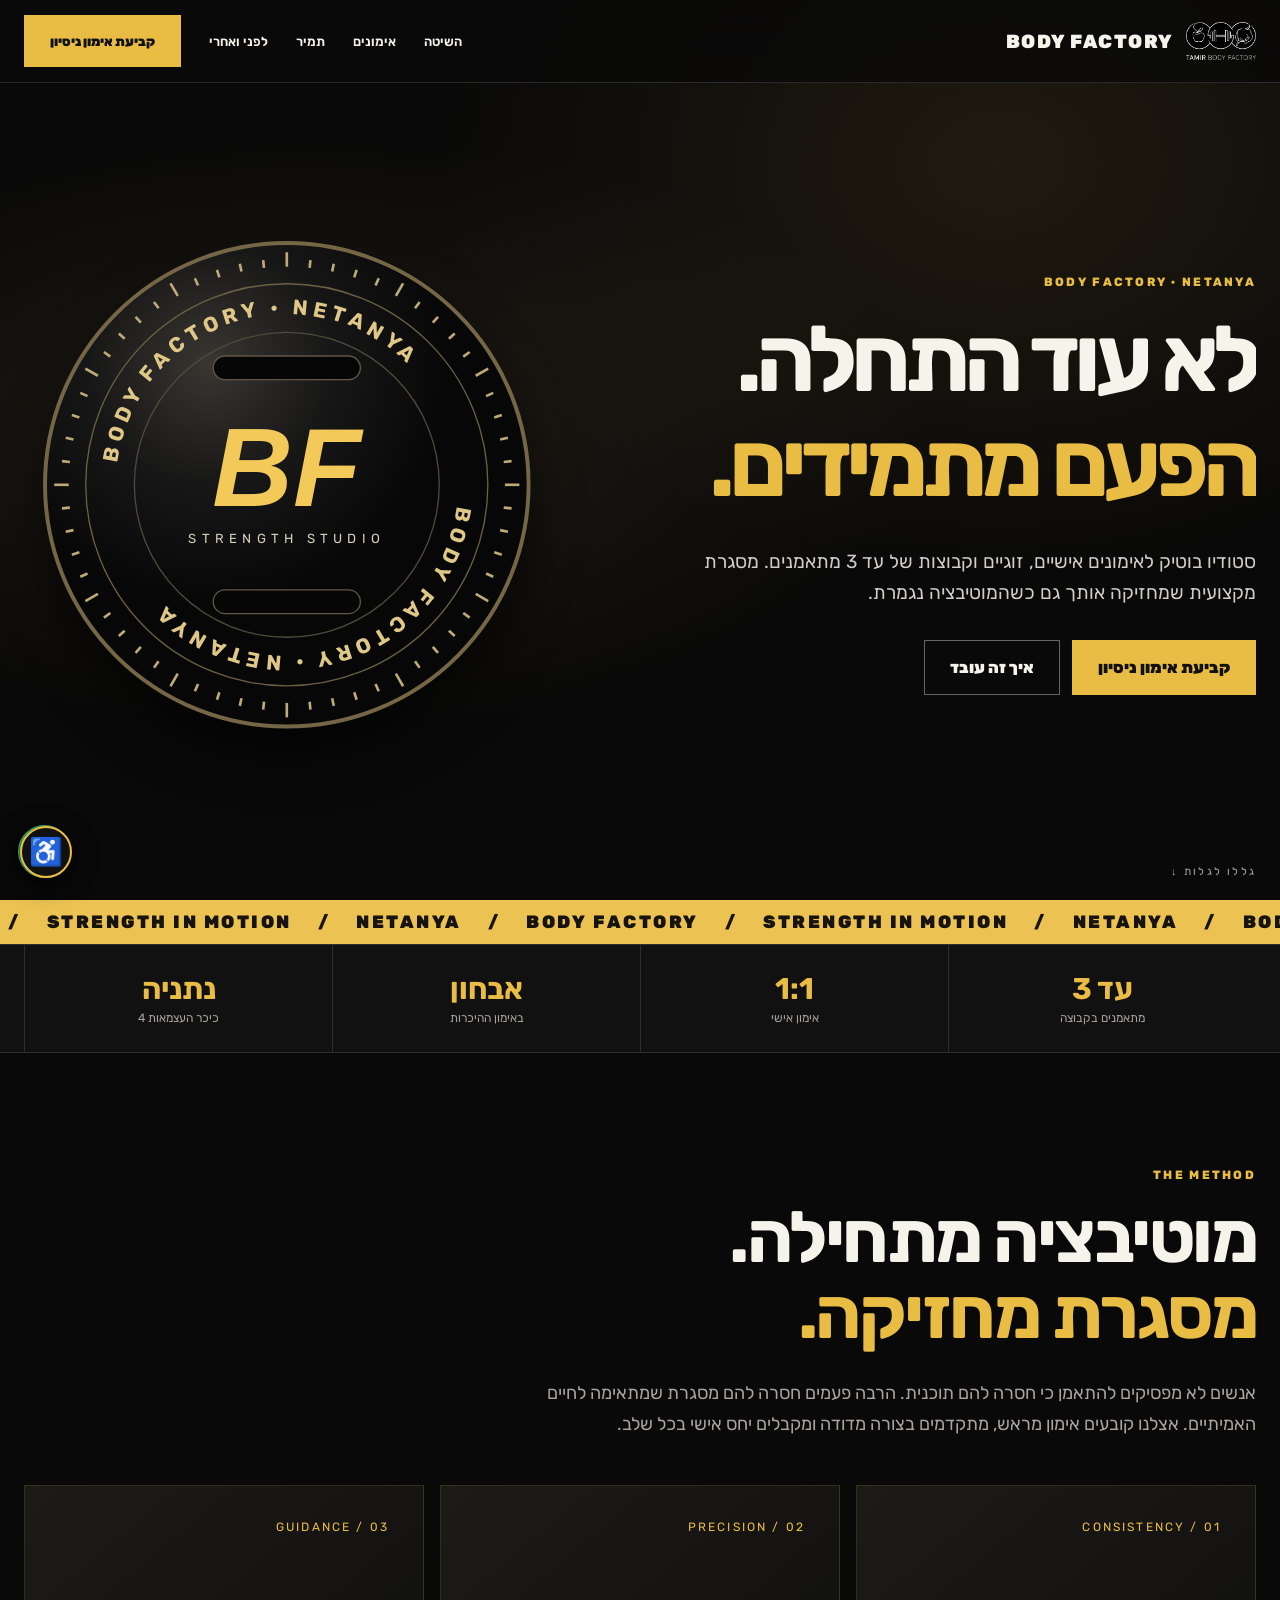
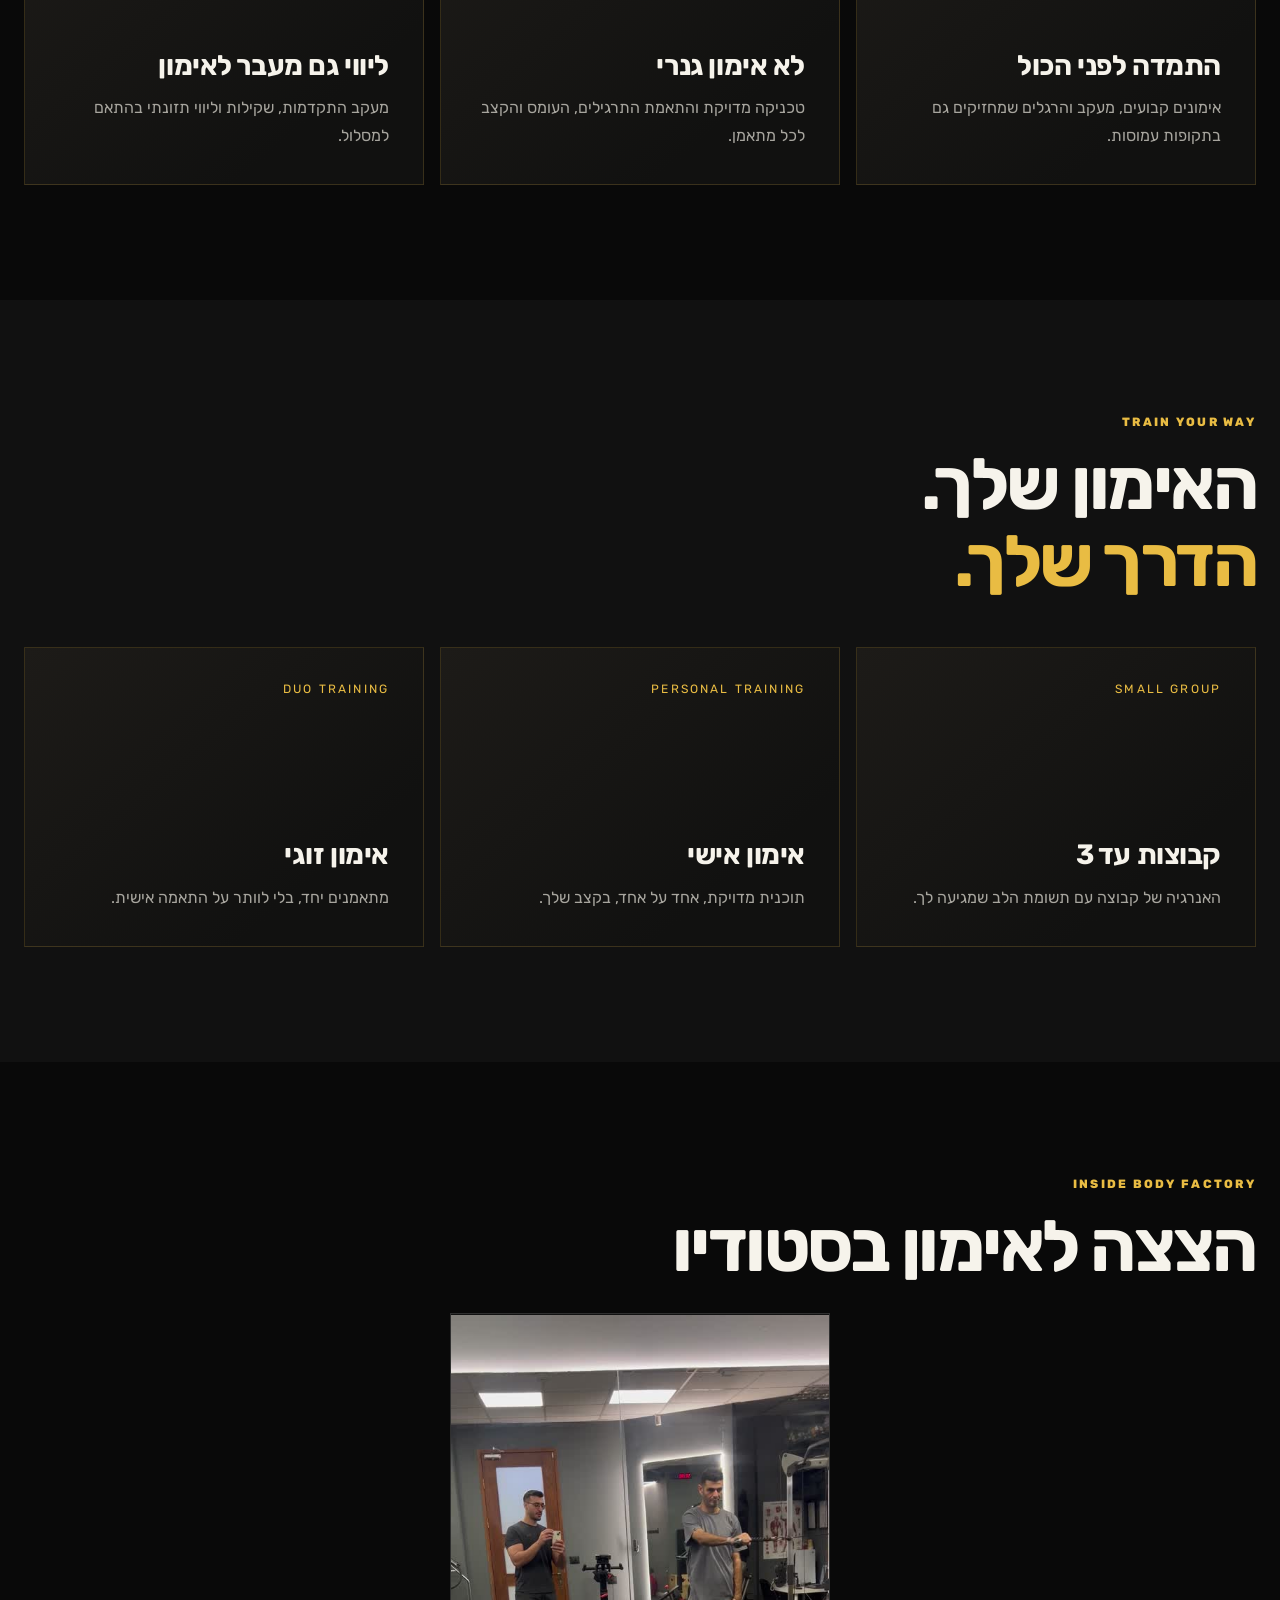
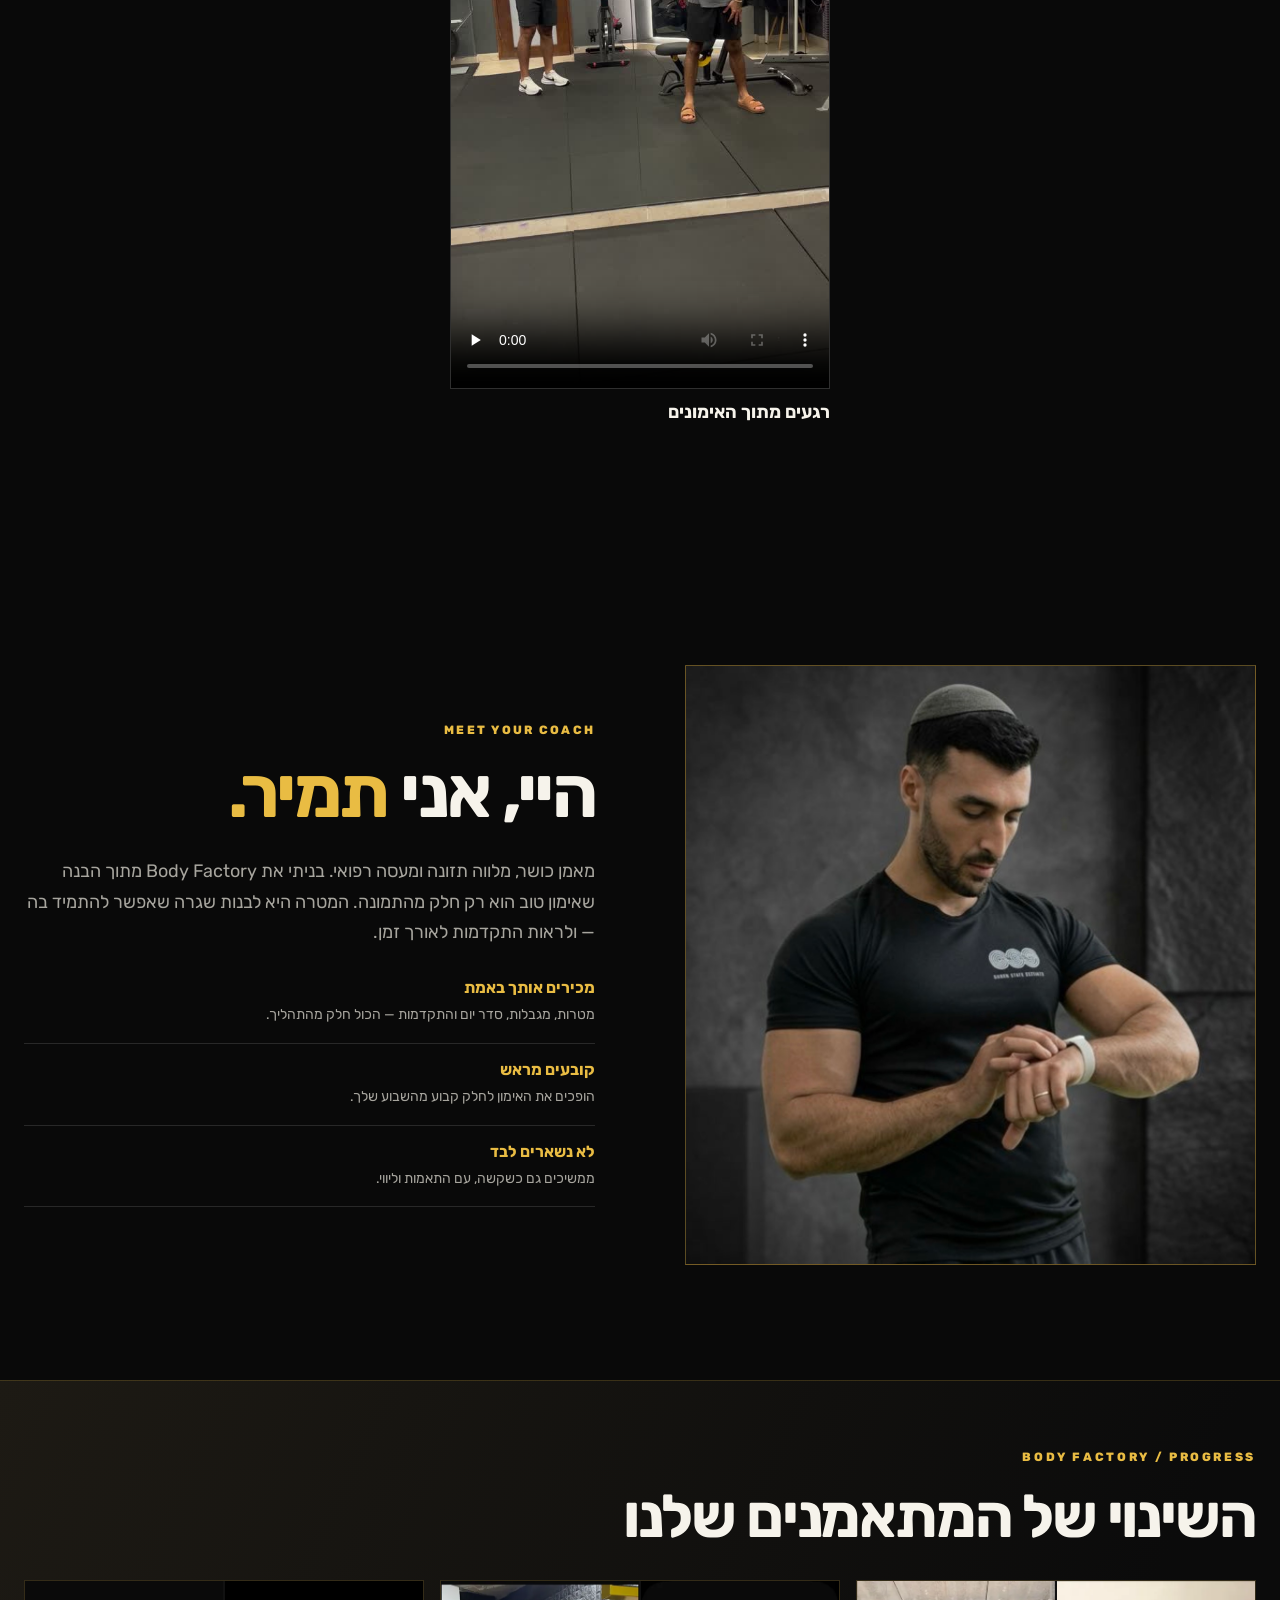
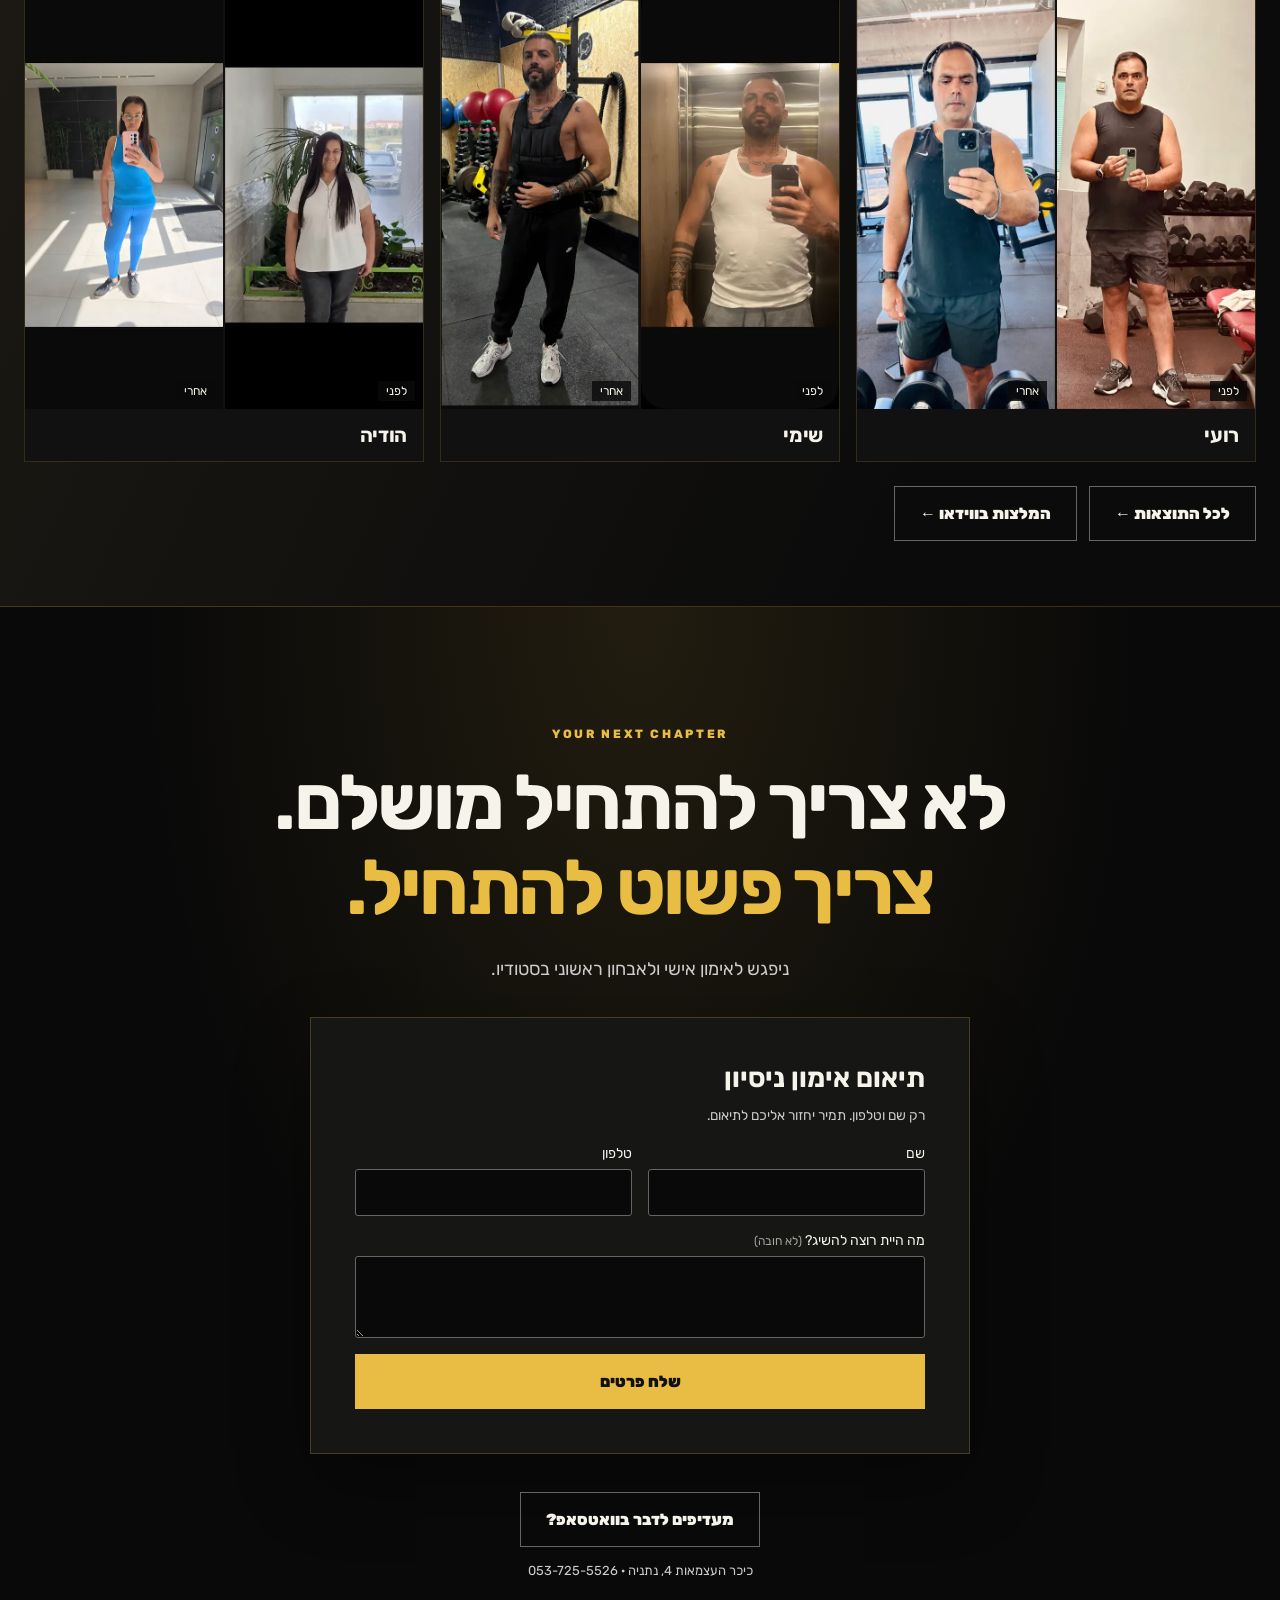
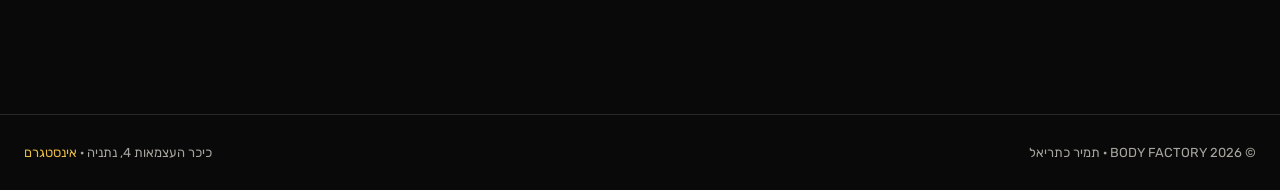
<file: index.html>
<!doctype html><html lang="he" dir="rtl"><head><meta charset="utf-8"><meta name="viewport" content="width=device-width,initial-scale=1"><meta name="description" content="Body Factory - סטודיו בוטיק לאימונים אישיים, זוגיים וקבוצות עד 3 בנתניה. קביעת אימון ניסיון."><title>BODY FACTORY | מתחילים להתמיד</title><link rel="preconnect" href="https://fonts.googleapis.com"><link href="https://fonts.googleapis.com/css2?family=Rubik:wght@400;500;600;700;800;900&display=swap" rel="stylesheet"><style>
:root{--bg:#090909;--surface:#131313;--gold:#e9bc43;--cream:#f6f3eb;--muted:#a7a59e;--line:#ffffff20}*{box-sizing:border-box}html{scroll-behavior:smooth}body{margin:0;background:var(--bg);color:var(--cream);font-family:Rubik,Arial,sans-serif;overflow-x:hidden}a{color:inherit;text-decoration:none}button{font:inherit}a:focus-visible,button:focus-visible{outline:3px solid var(--gold);outline-offset:4px}.wrap{width:min(1240px,calc(100% - 48px));margin:auto}.eyebrow{font-size:12px;letter-spacing:.22em;color:var(--gold);font-weight:800}.gold{color:var(--gold)}nav{position:fixed;z-index:30;inset:0 0 auto;background:#070707df;border-bottom:1px solid var(--line);backdrop-filter:blur(18px)}nav .wrap{height:82px;display:flex;justify-content:space-between;align-items:center;gap:20px}.brand{display:flex;align-items:center;gap:13px;font-size:19px;letter-spacing:.08em;font-weight:900}.brand img{height:55px;width:70px;object-fit:contain}.nav-links{display:flex;align-items:center;gap:28px;font-size:13px;font-weight:600}.nav-links a:hover{color:var(--gold)}.btn{border:1px solid var(--gold);background:var(--gold);color:#111;display:inline-flex;align-items:center;justify-content:center;padding:17px 25px;font-weight:900;min-height:52px;transition:transform .25s,background .25s;cursor:pointer}.btn:hover{transform:translateY(-3px);background:#ffda75}.btn.secondary{background:transparent;color:var(--cream);border-color:#ffffff60}.hero{position:relative;min-height:100svh;padding:155px 0 85px;display:flex;align-items:center;isolation:isolate;background:radial-gradient(ellipse at 75% 45%,#6c4c153c,transparent 55%),#090909}.hero:before{content:"";position:absolute;inset:0;z-index:-1;opacity:.2;background:linear-gradient(90deg,transparent 96%,#fff2 97%),linear-gradient(transparent 96%,#fff2 97%);background-size:90px 90px}.hero-grid{display:grid;grid-template-columns:1.12fr .88fr;gap:5vw;align-items:center}.hero h1{font-size:clamp(54px,8vw,116px);line-height:1.01;letter-spacing:-.07em;margin:22px 0 25px;font-weight:900}.hero p{font-size:19px;line-height:1.85;max-width:620px;color:#d0cec8}.actions{display:flex;flex-wrap:wrap;gap:12px;margin-top:32px}.hero-visual{height:min(70vh,670px);min-height:420px;position:relative;border:1px solid #e9bc4355;overflow:hidden;background:linear-gradient(145deg,#332712,#151515)}.hero-visual img{width:100%;height:100%;object-fit:cover;object-position:center 22%}.hero-visual:after{content:"BUILT TO LAST";position:absolute;bottom:20px;left:25px;color:var(--gold);letter-spacing:.3em;font-size:11px}.visual-glow{position:absolute;inset:0;pointer-events:none;box-shadow:inset 0 0 100px #0008}.scroll-cue{position:absolute;bottom:22px;right:calc((100% - min(1240px,100% - 48px))/2);font-size:11px;letter-spacing:.2em;color:var(--muted)}.metrics{background:#111;border-block:1px solid var(--line)}.metrics .wrap{display:grid;grid-template-columns:repeat(4,1fr)}.metric{text-align:center;padding:26px 15px;border-left:1px solid var(--line)}.metric strong{display:block;color:var(--gold);font-size:30px}.metric span{font-size:12px;color:var(--muted)}.section{padding:115px 0}.section.dark{background:#111}.section-head{max-width:800px}.section h2{font-size:clamp(39px,5.6vw,73px);line-height:1.07;letter-spacing:-.05em;margin:18px 0 25px}.section p.lead{font-size:18px;line-height:1.9;color:var(--muted);max-width:760px}.cards{display:grid;grid-template-columns:repeat(3,1fr);gap:16px;margin-top:46px}.card{background:linear-gradient(150deg,#222019,#111);border:1px solid var(--line);padding:34px;min-height:300px;display:flex;flex-direction:column;justify-content:space-between;transition:transform .35s,border-color .35s}.card:hover{transform:translateY(-8px);border-color:var(--gold)}.card .num{font-size:12px;letter-spacing:.18em;color:var(--gold)}.card h3{font-size:28px;margin:0 0 12px}.card p{line-height:1.75;color:var(--muted);margin:0}.split{display:grid;grid-template-columns:1fr 1fr;gap:7vw;align-items:center}.portrait{height:600px;overflow:hidden;border:1px solid #e9bc4355;background:linear-gradient(145deg,#3a2b17,#121212)}.portrait img{width:100%;height:100%;object-fit:cover}.features{display:grid;gap:16px;margin-top:30px}.feature{border-bottom:1px solid var(--line);padding-bottom:16px}.feature strong{color:var(--gold);display:block;margin-bottom:6px}.feature span{color:var(--muted);font-size:14px;line-height:1.7}.studio-banner{position:relative;min-height:460px;background:linear-gradient(90deg,#000b,#0004),none center 45%/cover;display:flex;align-items:end;border-block:1px solid var(--line)}.studio-banner .wrap{padding:65px 0}.studio-banner h2{font-size:clamp(36px,5vw,70px);margin:12px 0}.results{display:grid;grid-template-columns:repeat(3,1fr);gap:16px;margin-top:44px}.result{padding:32px;background:#191919;border:1px solid var(--line)}.result .kicker{color:var(--gold);font-size:12px;letter-spacing:.15em}.result h3{font-size:28px}.result p{color:var(--muted);line-height:1.7}.result a{display:inline-block;border-bottom:1px solid var(--gold);padding-bottom:5px;color:var(--gold);font-weight:700;font-size:13px}.trial{padding:120px 0;text-align:center;background:radial-gradient(ellipse at 50% 100%,#8b631e50,transparent 65%),#090909}.trial h2{font-size:clamp(42px,6vw,80px);line-height:1.1;max-width:900px;margin:20px auto 25px}.trial p{font-size:18px;color:#ccc;line-height:1.8}.footer{padding:30px 0;border-top:1px solid var(--line);color:var(--muted);font-size:13px}.footer .wrap{display:flex;justify-content:space-between;gap:16px;flex-wrap:wrap}.reveal{opacity:0;transform:translateY(38px);transition:opacity .85s,transform .85s cubic-bezier(.2,.8,.2,1)}.reveal.visible{opacity:1;transform:none}.hero h1{animation:enter 1s both}.hero p{animation:enter 1s .15s both}.actions{animation:enter 1s .3s both}@keyframes enter{from{opacity:0;transform:translateY(30px)}to{opacity:1;transform:none}}@media(max-width:850px){.nav-links a:not(.btn){display:none}.hero-grid,.split{grid-template-columns:1fr}.hero{padding-top:125px}.hero-visual{height:430px;min-height:0}.cards,.results{grid-template-columns:1fr}.metrics .wrap{grid-template-columns:repeat(2,1fr)}.metric:nth-child(2){border-left:0}.metric:nth-child(-n+2){border-bottom:1px solid var(--line)}.section{padding:75px 0}.portrait{height:450px}.card{min-height:220px}}@media(max-width:480px){.wrap{width:calc(100% - 30px)}nav .wrap{height:70px}.brand{font-size:13px}.brand img{height:44px;width:48px}.nav-links .btn{padding:10px;font-size:11px;min-height:40px}.hero h1{font-size:clamp(47px,13vw,68px)}.hero p{font-size:16px}.actions .btn{width:100%}.hero-visual{height:360px}.section h2{font-size:39px}.studio-banner{min-height:340px}}@media(prefers-reduced-motion:reduce){html{scroll-behavior:auto}*,*:before,*:after{animation:none!important;transition:none!important}.reveal{opacity:1;transform:none}}

section[id],header[id]{scroll-margin-top:85px}.hero-grid{grid-template-columns:1fr 1fr}.hero-visual{border-radius:2px}.hero-visual:after{content:none}.hero-visual img{object-position:center}.photo-label{position:absolute;inset:auto 0 0;padding:40px 22px 20px;background:linear-gradient(transparent,#000d);display:flex;justify-content:space-between;align-items:center;font-size:12px}.photo-label b{direction:ltr;letter-spacing:.18em;color:var(--gold)}.spacegrid{display:grid;grid-template-columns:.8fr 1.2fr;align-items:center;gap:6vw}video{width:100%;background:#141414;display:block}.spacegrid video{max-height:540px}.result{padding:0;overflow:hidden}.result header{display:flex;justify-content:space-between;align-items:center;padding:19px}.result h3{margin:0}.pair,.stories,.form-row{display:grid;grid-template-columns:1fr 1fr;gap:3px}figure{margin:0}.pair figure{position:relative;background:#0d0d0d}.pair img{width:100%;height:clamp(210px,22vw,340px);object-fit:contain;display:block}.pair figcaption{position:absolute;bottom:7px;right:7px;padding:4px 8px;background:#111e;color:white;font-size:12px}.stories{gap:22px;max-width:760px}.stories-title{font-size:32px;margin-top:65px}.stories video{aspect-ratio:9/12;object-fit:contain}.stories figcaption{padding:12px 0}.form{background:#161615;border:1px solid #ffffff30;text-align:right;padding:clamp(20px,4vw,44px);max-width:660px;margin:32px auto}.form h3{font-size:27px;margin:0 0 10px}.form-row{gap:16px}.field{display:grid;gap:7px;margin-bottom:16px}.field label{font-size:14px}.field input,.field textarea{width:100%;min-width:0;color:white;background:#090909;border:1px solid #666;padding:13px;font:inherit;border-radius:3px}.field textarea{min-height:82px}.field :focus{outline:2px solid var(--gold)}#successMsg:not(:empty){margin-top:16px}.alt-contact{color:var(--gold);text-decoration:underline}.portrait img{object-position:50% 32%}.hero h1 span{display:inline-block}.btn:disabled{opacity:.7}.reveal{opacity:1;transform:none}.motion .reveal:not(.visible){opacity:0;transform:translateY(20px)}
@media(max-width:850px){.hero-grid,.spacegrid{grid-template-columns:1fr}.hero-visual{height:clamp(240px,65vw,460px)}.hero{padding-bottom:60px}.pair img{height:clamp(240px,65vw,430px)}.stories{gap:10px}.section{padding:65px 0}.spacegrid{gap:16px}}
@media(max-width:520px){.form-row{grid-template-columns:1fr;gap:0}.trial{padding:72px 0}.hero{padding-top:103px}.hero h1{margin-top:14px}.stories figcaption{font-size:13px}}
</style><link rel="stylesheet" href="motion.css"><link rel="stylesheet" href="accessibility.css"></head><body><nav><div class="wrap"><a class="brand" href="#home"><img src="media/logo.webp" alt=""><span>BODY FACTORY</span></a><div class="nav-links"><a href="#method">השיטה</a><a href="#training">אימונים</a><a href="#coach">תמיר</a><a href="results.html">לפני ואחרי</a><a class="btn" href="#leadForm">קביעת אימון ניסיון</a></div></div></nav><main><header id="home" class="hero"><div class="wrap hero-grid"><div><div class="eyebrow">BODY FACTORY · NETANYA</div><h1><span class="mask"><b>לא עוד התחלה.</b></span><span class="mask gold"><b>הפעם מתמידים.</b></span></h1><p>סטודיו בוטיק לאימונים אישיים, זוגיים וקבוצות של עד 3 מתאמנים. מסגרת מקצועית שמחזיקה אותך גם כשהמוטיבציה נגמרת.</p><div class="actions"><a class="btn" href="#leadForm">קביעת אימון ניסיון</a><a class="btn secondary" href="#method">איך זה עובד</a></div></div><div class="press" aria-hidden="true"><svg viewBox="0 0 400 400" direction="ltr"><defs><radialGradient id="steel" cx="34%" cy="25%"><stop stop-color="#393631"/><stop offset=".5" stop-color="#171717"/><stop offset="1" stop-color="#070707"/></radialGradient><path id="rim" d="M 70 200 a130 130 0 1 1 260 0 a130 130 0 1 1 -260 0"/></defs><g class="disc"><circle cx="200" cy="200" r="184" fill="url(#steel)" stroke="#756645" stroke-width="3"/><g stroke="#beab78" stroke-width="2"><path d="M200 23v11" transform="rotate(0 200 200)"/><path d="M200 28v6" transform="rotate(6 200 200)"/><path d="M200 28v6" transform="rotate(12 200 200)"/><path d="M200 28v6" transform="rotate(18 200 200)"/><path d="M200 28v6" transform="rotate(24 200 200)"/><path d="M200 23v11" transform="rotate(30 200 200)"/><path d="M200 28v6" transform="rotate(36 200 200)"/><path d="M200 28v6" transform="rotate(42 200 200)"/><path d="M200 28v6" transform="rotate(48 200 200)"/><path d="M200 28v6" transform="rotate(54 200 200)"/><path d="M200 23v11" transform="rotate(60 200 200)"/><path d="M200 28v6" transform="rotate(66 200 200)"/><path d="M200 28v6" transform="rotate(72 200 200)"/><path d="M200 28v6" transform="rotate(78 200 200)"/><path d="M200 28v6" transform="rotate(84 200 200)"/><path d="M200 23v11" transform="rotate(90 200 200)"/><path d="M200 28v6" transform="rotate(96 200 200)"/><path d="M200 28v6" transform="rotate(102 200 200)"/><path d="M200 28v6" transform="rotate(108 200 200)"/><path d="M200 28v6" transform="rotate(114 200 200)"/><path d="M200 23v11" transform="rotate(120 200 200)"/><path d="M200 28v6" transform="rotate(126 200 200)"/><path d="M200 28v6" transform="rotate(132 200 200)"/><path d="M200 28v6" transform="rotate(138 200 200)"/><path d="M200 28v6" transform="rotate(144 200 200)"/><path d="M200 23v11" transform="rotate(150 200 200)"/><path d="M200 28v6" transform="rotate(156 200 200)"/><path d="M200 28v6" transform="rotate(162 200 200)"/><path d="M200 28v6" transform="rotate(168 200 200)"/><path d="M200 28v6" transform="rotate(174 200 200)"/><path d="M200 23v11" transform="rotate(180 200 200)"/><path d="M200 28v6" transform="rotate(186 200 200)"/><path d="M200 28v6" transform="rotate(192 200 200)"/><path d="M200 28v6" transform="rotate(198 200 200)"/><path d="M200 28v6" transform="rotate(204 200 200)"/><path d="M200 23v11" transform="rotate(210 200 200)"/><path d="M200 28v6" transform="rotate(216 200 200)"/><path d="M200 28v6" transform="rotate(222 200 200)"/><path d="M200 28v6" transform="rotate(228 200 200)"/><path d="M200 28v6" transform="rotate(234 200 200)"/><path d="M200 23v11" transform="rotate(240 200 200)"/><path d="M200 28v6" transform="rotate(246 200 200)"/><path d="M200 28v6" transform="rotate(252 200 200)"/><path d="M200 28v6" transform="rotate(258 200 200)"/><path d="M200 28v6" transform="rotate(264 200 200)"/><path d="M200 23v11" transform="rotate(270 200 200)"/><path d="M200 28v6" transform="rotate(276 200 200)"/><path d="M200 28v6" transform="rotate(282 200 200)"/><path d="M200 28v6" transform="rotate(288 200 200)"/><path d="M200 28v6" transform="rotate(294 200 200)"/><path d="M200 23v11" transform="rotate(300 200 200)"/><path d="M200 28v6" transform="rotate(306 200 200)"/><path d="M200 28v6" transform="rotate(312 200 200)"/><path d="M200 28v6" transform="rotate(318 200 200)"/><path d="M200 28v6" transform="rotate(324 200 200)"/><path d="M200 23v11" transform="rotate(330 200 200)"/><path d="M200 28v6" transform="rotate(336 200 200)"/><path d="M200 28v6" transform="rotate(342 200 200)"/><path d="M200 28v6" transform="rotate(348 200 200)"/><path d="M200 28v6" transform="rotate(354 200 200)"/></g><circle cx="200" cy="200" r="153" fill="none" stroke="#6e6045"/><text fill="#dfc787" font-size="16" font-weight="bold" letter-spacing="4"><textPath href="#rim" startOffset="2%">BODY FACTORY · NETANYA</textPath><textPath href="#rim" startOffset="52%">BODY FACTORY · NETANYA</textPath></text><circle cx="200" cy="200" r="116" fill="none" stroke="#514a3b"/><g fill="#060606" stroke="#615744"><rect x="144" y="102" width="112" height="18" rx="9"/><rect x="144" y="280" width="112" height="18" rx="9"/></g></g><text x="200" y="216" text-anchor="middle" font-family="Arial,sans-serif" font-weight="900" font-style="italic" font-size="85" fill="#f3c959">BF</text><text x="200" y="244" text-anchor="middle" fill="#d8cfbd" font-size="10" letter-spacing="4">STRENGTH STUDIO</text></svg></div></div><span class="scroll-cue">גללו לגלות ↓</span></header><div class="tempo" aria-hidden="true"><div>BODY FACTORY　 /　 STRENGTH IN MOTION　 /　 NETANYA　 /　 BODY FACTORY　 /　 STRENGTH IN MOTION　 /　 NETANYA　 /　 BODY FACTORY</div></div><div class="metrics"><div class="wrap"><div class="metric"><strong>עד 3</strong><span>מתאמנים בקבוצה</span></div><div class="metric"><strong>1:1</strong><span>אימון אישי</span></div><div class="metric"><strong>אבחון</strong><span>באימון ההיכרות</span></div><div class="metric"><strong>נתניה</strong><span>כיכר העצמאות 4</span></div></div></div><section class="section" id="method"><div class="wrap"><div class="section-head reveal"><div class="eyebrow">THE METHOD</div><h2>מוטיבציה מתחילה.<br><span class="gold">מסגרת מחזיקה.</span></h2><p class="lead">אנשים לא מפסיקים להתאמן כי חסרה להם תוכנית. הרבה פעמים חסרה להם מסגרת שמתאימה לחיים האמיתיים. אצלנו קובעים אימון מראש, מתקדמים בצורה מדודה ומקבלים יחס אישי בכל שלב.</p></div><div class="cards"><article class="card reveal"><div class="num">01 / CONSISTENCY</div><div><h3>התמדה לפני הכול</h3><p>אימונים קבועים, מעקב והרגלים שמחזיקים גם בתקופות עמוסות.</p></div></article><article class="card reveal"><div class="num">02 / PRECISION</div><div><h3>לא אימון גנרי</h3><p>טכניקה מדויקת והתאמת התרגילים, העומס והקצב לכל מתאמן.</p></div></article><article class="card reveal"><div class="num">03 / GUIDANCE</div><div><h3>ליווי גם מעבר לאימון</h3><p>מעקב התקדמות, שקילות וליווי תזונתי בהתאם למסלול.</p></div></article></div></div></section><section class="section dark" id="training"><div class="wrap"><div class="eyebrow">TRAIN YOUR WAY</div><h2 class="reveal">האימון שלך.<br><span class="gold">הדרך שלך.</span></h2><div class="cards"><article class="card reveal"><div class="num">SMALL GROUP</div><div><h3>קבוצות עד 3</h3><p>האנרגיה של קבוצה עם תשומת הלב שמגיעה לך.</p></div></article><article class="card reveal"><div class="num">PERSONAL TRAINING</div><div><h3>אימון אישי</h3><p>תוכנית מדויקת, אחד על אחד, בקצב שלך.</p></div></article><article class="card reveal"><div class="num">DUO TRAINING</div><div><h3>אימון זוגי</h3><p>מתאמנים יחד, בלי לוותר על התאמה אישית.</p></div></article></div></div></section><section class="section films" id="studio-films"><div class="wrap"><div class="eyebrow">INSIDE BODY FACTORY</div><h2>הצצה לאימון בסטודיו</h2><div class="film-grid"><figure><video controls playsinline preload="none" poster="media/training-atmosphere.jpg" aria-label="רגעים מתוך האימונים" src="media/training-atmosphere.mp4"></video><figcaption>רגעים מתוך האימונים</figcaption></figure></div></div></section><section class="section" id="coach"><div class="wrap split"><div class="portrait reveal"><img src="media/tamir.jpg" alt="תמיר כתריאל, מאמן כושר" loading="lazy"></div><div class="reveal"><div class="eyebrow">MEET YOUR COACH</div><h2>היי, אני <span class="gold">תמיר.</span></h2><p class="lead">מאמן כושר, מלווה תזונה ומעסה רפואי. בניתי את Body Factory מתוך הבנה שאימון טוב הוא רק חלק מהתמונה. המטרה היא לבנות שגרה שאפשר להתמיד בה — ולראות התקדמות לאורך זמן.</p><div class="features"><div class="feature"><strong>מכירים אותך באמת</strong><span>מטרות, מגבלות, סדר יום והתקדמות — הכול חלק מהתהליך.</span></div><div class="feature"><strong>קובעים מראש</strong><span>הופכים את האימון לחלק קבוע מהשבוע שלך.</span></div><div class="feature"><strong>לא נשארים לבד</strong><span>ממשיכים גם כשקשה, עם התאמות וליווי.</span></div></div></div></div></section><aside class="gallery-link" id="results"><div class="wrap"><span class="eyebrow">BODY FACTORY / PROGRESS</span><h2>השינוי של המתאמנים שלנו</h2><div class="proof-strip"><article class="proof-card"><div class="proof-pair"><figure><img loading="lazy" src="media/roi-before.webp" alt="רועי – לפני" width="439" height="950"><figcaption>לפני</figcaption></figure><figure><img loading="lazy" src="media/roi-after.webp" alt="רועי – אחרי" width="439" height="950"><figcaption>אחרי</figcaption></figure></div><h3>רועי</h3></article><article class="proof-card"><div class="proof-pair"><figure><img loading="lazy" src="media/shimi-before.webp" alt="שימי – לפני" width="439" height="950"><figcaption>לפני</figcaption></figure><figure><img loading="lazy" src="media/shimi-after.webp" alt="שימי – אחרי" width="439" height="950"><figcaption>אחרי</figcaption></figure></div><h3>שימי</h3></article><article class="proof-card"><div class="proof-pair"><figure><img loading="lazy" src="media/hodaya-before.webp" alt="הודיה – לפני" width="439" height="950"><figcaption>לפני</figcaption></figure><figure><img loading="lazy" src="media/hodaya-after.webp" alt="הודיה – אחרי" width="439" height="950"><figcaption>אחרי</figcaption></figure></div><h3>הודיה</h3></article></div><div class="proof-actions"><a class="btn secondary" href="results.html">לכל התוצאות ←</a> <a class="btn secondary" href="results.html#reviews">המלצות בווידאו ←</a></div></div></aside><section class="trial" id="trial"><div class="wrap reveal"><div class="eyebrow">YOUR NEXT CHAPTER</div><h2>לא צריך להתחיל מושלם.<br><span class="gold">צריך פשוט להתחיל.</span></h2><p>ניפגש לאימון אישי ולאבחון ראשוני בסטודיו.</p><form class="form reveal" id="leadForm" aria-describedby="formHelp">
        <h3>תיאום אימון ניסיון</h3>
        <p class="lead" id="formHelp" style="font-size:.86rem;margin:0 0 18px">רק שם וטלפון. תמיר יחזור אליכם לתיאום.</p>
        <div class="form-row"><div class="field"><label for="firstName">שם</label><input id="firstName" name="firstName" autocomplete="name" required></div><div class="field"><label for="phone">טלפון</label><input id="phone" name="phone" type="tel" inputmode="tel" autocomplete="tel" required></div></div>
        <div class="field"><label for="goal">מה היית רוצה להשיג? <span class="optional">(לא חובה)</span></label><textarea id="goal" name="goal"></textarea></div>
        <button class="btn btn-primary" style="width:100%" type="submit" id="submitBtn">שלח פרטים</button>
        <div class="success" id="successMsg" role="status" aria-live="polite"></div>
      </form>
<a class="alt-contact btn secondary" href="https://wa.me/972537255526?text=%D7%94%D7%99%D7%99%2C%20%D7%90%D7%A0%D7%99%20%D7%A8%D7%95%D7%A6%D7%94%20%D7%9C%D7%A7%D7%91%D7%95%D7%A2%20%D7%90%D7%99%D7%9E%D7%95%D7%9F%20%D7%A0%D7%99%D7%A1%D7%99%D7%95%D7%9F%20%D7%91%D7%91%D7%95%D7%93%D7%99%20%D7%A4%D7%A7%D7%98%D7%95%D7%A8%D7%99" target="_blank" rel="noopener">מעדיפים לדבר בוואטסאפ?</a><p style="font-size:13px">כיכר העצמאות 4, נתניה · 053-725-5526</p></div></section></main><footer class="footer"><div class="wrap"><span>© 2026 BODY FACTORY · תמיר כתריאל</span><span>כיכר העצמאות 4, נתניה · <a class="footer-link" href="https://www.instagram.com/tamirchai1/" target="_blank" rel="noopener noreferrer">אינסטגרם</a></span></div></footer><script>if(!matchMedia('(prefers-reduced-motion: reduce)').matches && 'IntersectionObserver' in window)document.documentElement.classList.add('motion');const els=document.querySelectorAll('.reveal');if(matchMedia('(prefers-reduced-motion: reduce)').matches||!('IntersectionObserver'in window)){els.forEach(e=>e.classList.add('visible'))}else{const obs=new IntersectionObserver(entries=>entries.forEach(entry=>{if(entry.isIntersecting){entry.target.classList.add('visible');obs.unobserve(entry.target)}}),{threshold:.08});els.forEach(e=>obs.observe(e))}</script><script src="lead.js"></script><script src="motion.js"></script><script src="accessibility.js"></script></body></html>
</file>
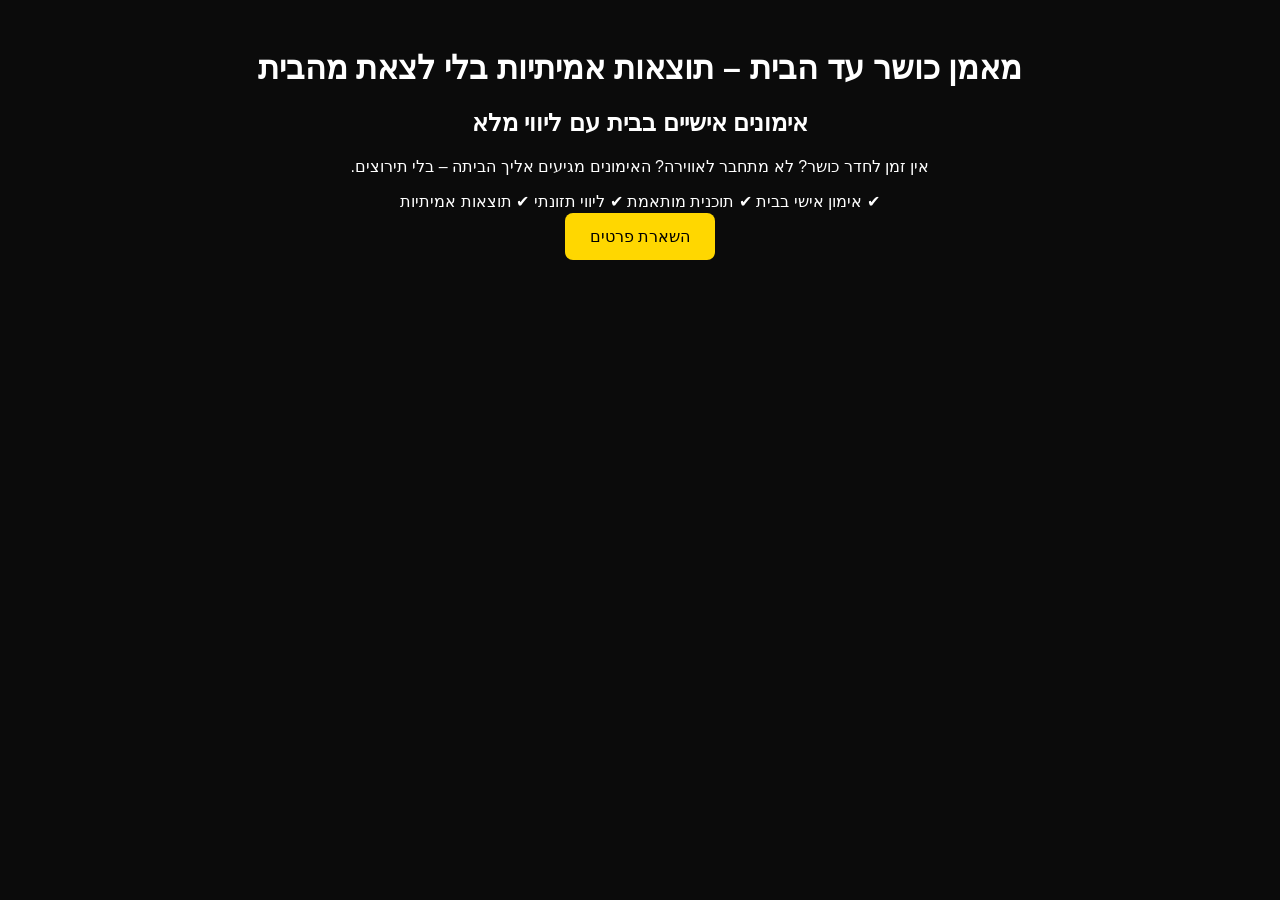
<file: home-training.html>
<!DOCTYPE html>
<html lang="he">
<head>
<meta charset="UTF-8">
<meta name="viewport" content="width=device-width, initial-scale=1.0">

<title>מאמן כושר עד הבית | Body Factory</title>

<meta name="description" content="מאמן כושר עד הבית עם ליווי אישי ותוצאות אמיתיות. אימונים בבית בנוחות מלאה.">

</head>

<body style="font-family: Arial; direction: rtl; text-align: center; padding: 20px; background:#0b0b0b; color:white;">

<h1>מאמן כושר עד הבית – תוצאות אמיתיות בלי לצאת מהבית</h1>

<h2>אימונים אישיים בבית עם ליווי מלא</h2>

<p>
אין זמן לחדר כושר? לא מתחבר לאווירה?  
האימונים מגיעים אליך הביתה – בלי תירוצים.
</p>

<p>
✔ אימון אישי בבית  
✔ תוכנית מותאמת  
✔ ליווי תזונתי  
✔ תוצאות אמיתיות
</p>

<a href="index.html#contact" style="background:gold; padding:15px 25px; color:black; text-decoration:none; border-radius:8px;">
השארת פרטים
</a>

</body>
</html>
</file>
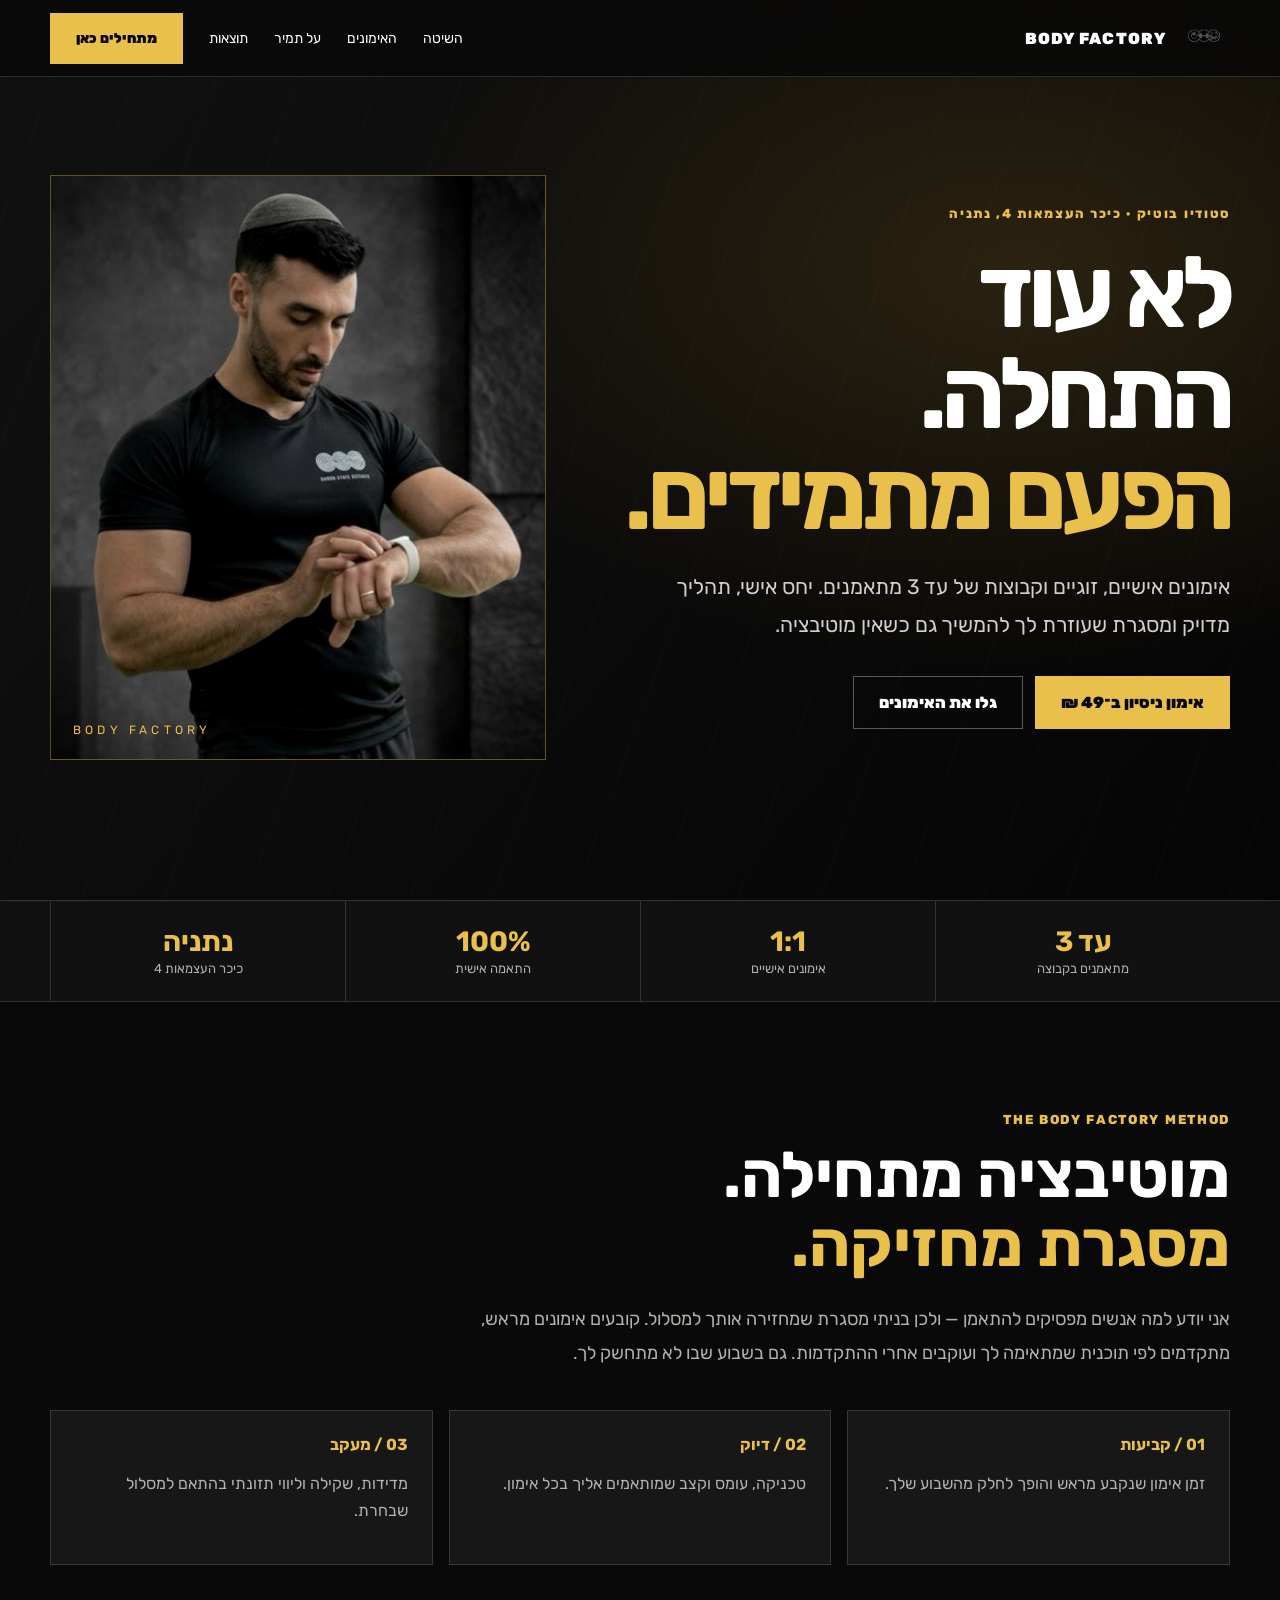
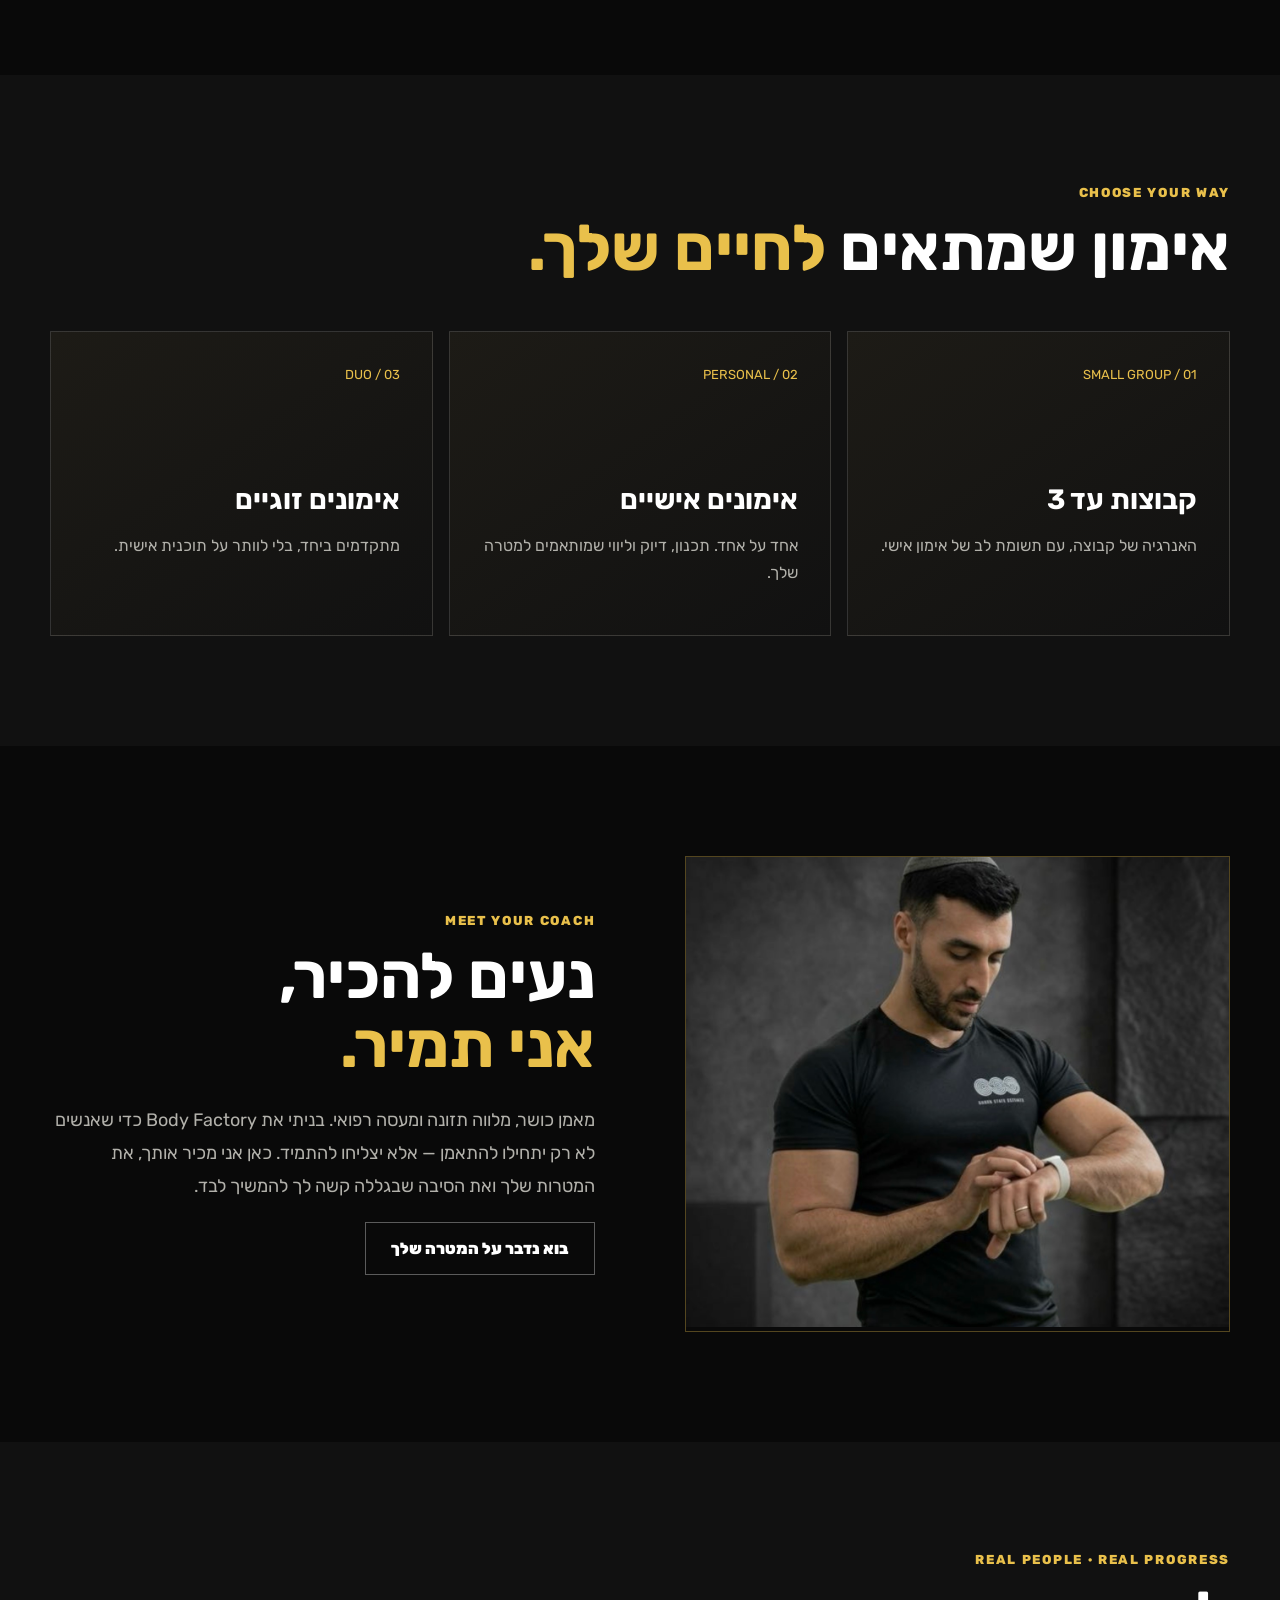
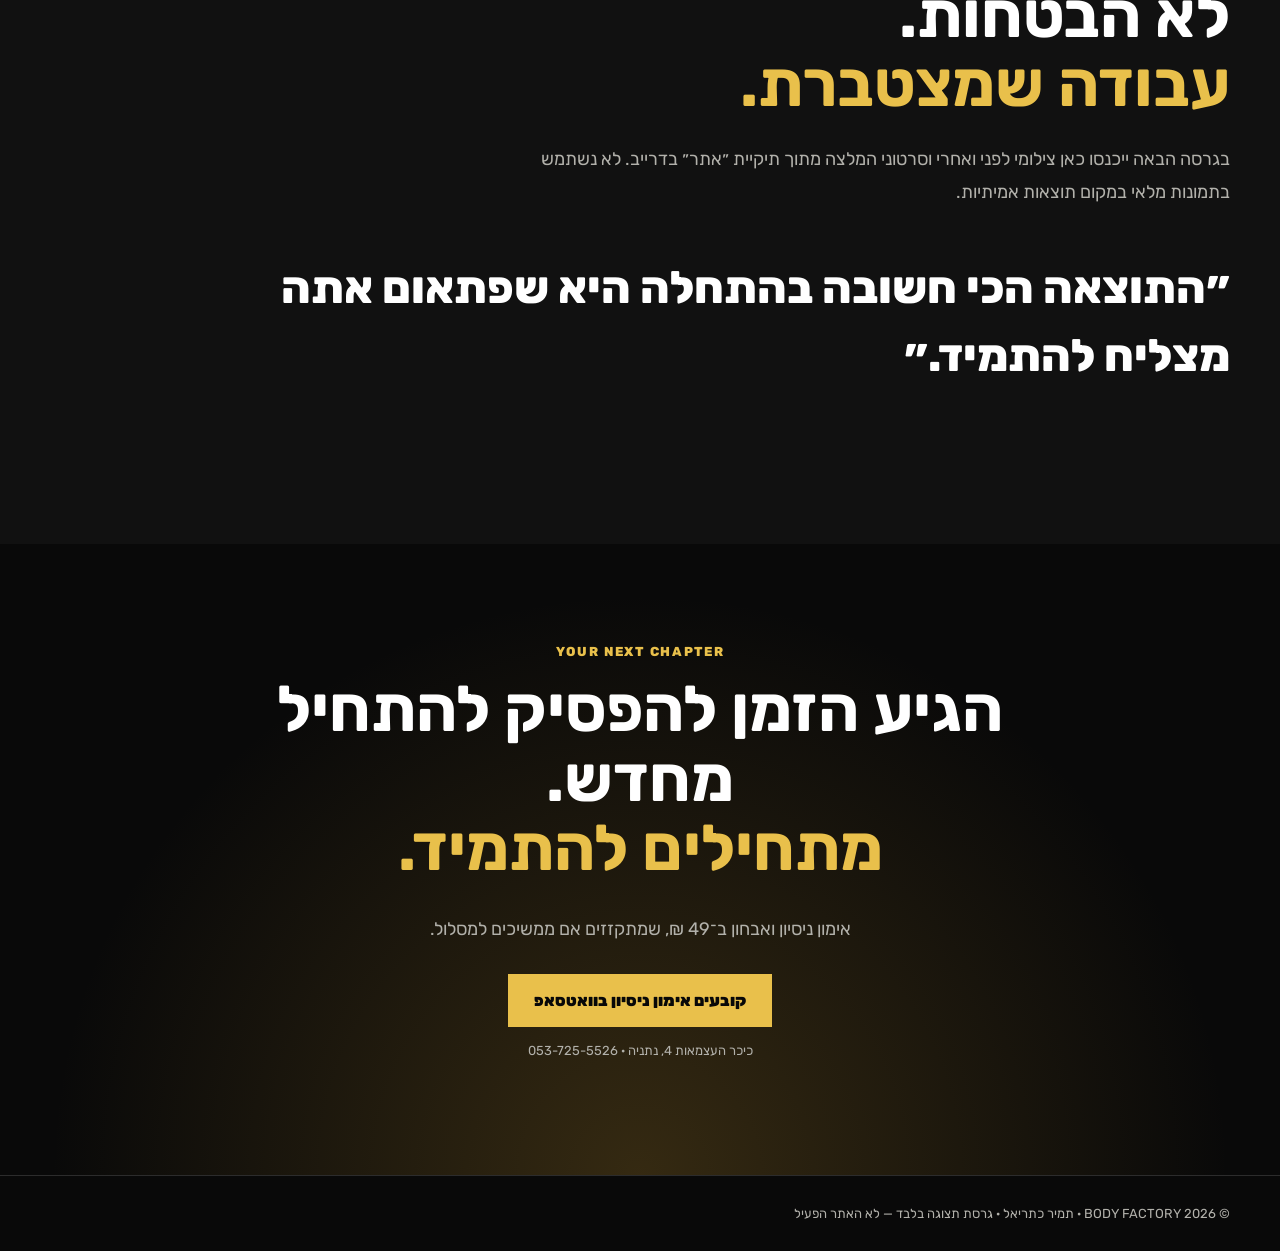
<file: motion-preview.html>
<!doctype html><html lang="he" dir="rtl"><head><meta charset="utf-8"><meta name="viewport" content="width=device-width,initial-scale=1"><meta name="theme-color" content="#090909"><meta name="description" content="Body Factory נתניה — אימונים אישיים, זוגיים וקבוצות קטנות עד 3 מתאמנים. אימון ניסיון ואבחון ב־49 ₪."><title>Body Factory | Motion Preview</title><link rel="preconnect" href="https://fonts.googleapis.com"><link href="https://fonts.googleapis.com/css2?family=Rubik:wght@400;500;600;700;800;900&display=swap" rel="stylesheet"><style>
:root{--bg:#090909;--gold:#e9c04b;--muted:#b2b1ab;--line:#ffffff24}*{box-sizing:border-box}html{scroll-behavior:smooth}body{margin:0;background:var(--bg);color:#fff;font-family:Rubik,Arial,sans-serif;overflow-x:hidden}a{color:inherit;text-decoration:none}button{font:inherit}.wrap{width:min(1180px,calc(100% - 40px));margin:auto}nav{position:fixed;inset:0 0 auto;z-index:10;background:#090909d9;backdrop-filter:blur(16px);border-bottom:1px solid var(--line)}nav .wrap{display:flex;align-items:center;justify-content:space-between;min-height:76px;gap:16px}.logo{display:flex;align-items:center;gap:12px;font-weight:900;letter-spacing:.07em}.logo img{height:52px;max-width:90px;object-fit:contain}.links{display:flex;gap:26px;align-items:center;font-size:14px}.btn{display:inline-flex;align-items:center;justify-content:center;padding:16px 25px;background:var(--gold);color:#080808;font-weight:900;border:1px solid var(--gold);transition:transform .25s,background .25s}.btn:hover{transform:translateY(-3px);background:#ffe17a}.btn.outline{background:transparent;color:#fff;border-color:#ffffff55}.hero{position:relative;min-height:100svh;display:flex;align-items:center;overflow:hidden;padding:130px 0 95px;background:radial-gradient(ellipse at 80% 30%,#6e541b55,transparent 45%),linear-gradient(130deg,#111,#050505)}.hero:after{content:"";position:absolute;inset:0;opacity:.18;background:repeating-linear-gradient(110deg,transparent 0 75px,#ffffff12 76px 77px);pointer-events:none}.hero .wrap{position:relative;z-index:1;display:grid;grid-template-columns:1.1fr .9fr;align-items:center;gap:6vw}.eyebrow{color:var(--gold);font-size:13px;font-weight:800;letter-spacing:.13em}.hero h1{font-size:clamp(48px,7.8vw,108px);line-height:1.01;letter-spacing:-.055em;margin:22px 0}.gold{color:var(--gold)}.hero p{font-size:clamp(17px,2vw,21px);line-height:1.8;color:#d2d0c8;max-width:570px}.actions{display:flex;gap:12px;flex-wrap:wrap;margin-top:32px}.hero-photo{position:relative;height:min(65vh,640px);min-height:380px;overflow:hidden;border:1px solid #e9c04b55;background:linear-gradient(140deg,#2d2414,#111)}.hero-photo img{height:100%;width:100%;object-fit:cover;object-position:center 24%;filter:contrast(1.1) saturate(.85)}.hero-photo:after{content:"BODY FACTORY";position:absolute;bottom:22px;left:22px;font-size:12px;letter-spacing:.35em;color:var(--gold)}.strip{border-block:1px solid var(--line);background:#111}.strip .wrap{display:grid;grid-template-columns:repeat(4,1fr)}.stat{padding:24px;text-align:center;border-left:1px solid var(--line)}.stat strong{display:block;color:var(--gold);font-size:28px}.stat span{font-size:13px;color:var(--muted)}section.block{padding:110px 0}.heading{font-size:clamp(34px,5vw,64px);line-height:1.08;margin:14px 0 24px}.intro{font-size:18px;color:var(--muted);line-height:1.85;max-width:750px}.cards{display:grid;grid-template-columns:repeat(3,1fr);gap:16px;margin-top:48px}.card{position:relative;min-height:300px;background:linear-gradient(145deg,#1d1b16,#111);border:1px solid var(--line);padding:32px;overflow:hidden;transition:transform .35s,border-color .35s}.card:hover{transform:translateY(-8px);border-color:var(--gold)}.card .index{color:var(--gold);font-size:13px}.card h3{font-size:28px;margin:100px 0 12px}.card p{color:var(--muted);line-height:1.7}.dark{background:#111}.two{display:grid;grid-template-columns:1fr 1fr;gap:7vw;align-items:center}.visual{min-height:470px;overflow:hidden;border:1px solid #e9c04b55}.visual img{width:100%;height:470px;object-fit:cover}.proofs{display:grid;grid-template-columns:repeat(3,1fr);gap:16px;margin-top:40px}.proof{background:#171717;border:1px solid var(--line);padding:24px}.proof strong{display:block;color:var(--gold);margin-bottom:12px}.proof p{color:var(--muted);line-height:1.7}.quote{font-size:clamp(25px,4vw,45px);line-height:1.5;font-weight:800;max-width:950px}.cta{padding:100px 0;text-align:center;background:radial-gradient(ellipse at 50% 100%,#8d6b2355,transparent 65%),#090909}.cta .heading{max-width:850px;margin:16px auto 30px}.small{color:var(--muted);font-size:13px;line-height:1.7}.footer{padding:30px 0;border-top:1px solid var(--line);color:var(--muted);font-size:13px}.reveal{opacity:0;transform:translateY(36px);transition:opacity .8s ease,transform .8s cubic-bezier(.2,.8,.2,1)}.reveal.show{opacity:1;transform:none}.hero h1{animation:rise .9s both}.hero p{animation:rise .9s .16s both}.hero .actions{animation:rise .9s .3s both}@keyframes rise{from{opacity:0;transform:translateY(28px)}to{opacity:1;transform:none}}@media(max-width:800px){.links a:not(.btn){display:none}.hero .wrap,.two{grid-template-columns:1fr}.hero{padding:115px 0 65px}.hero-photo{height:430px;min-height:0}.cards,.proofs{grid-template-columns:1fr}.strip .wrap{grid-template-columns:repeat(2,1fr)}.stat:nth-child(2){border-left:0}.stat:nth-child(-n+2){border-bottom:1px solid var(--line)}section.block{padding:75px 0}.visual,.visual img{height:400px;min-height:0}.card{min-height:240px}.card h3{margin-top:60px}}@media(prefers-reduced-motion:reduce){html{scroll-behavior:auto}*,*:before,*:after{animation:none!important;transition:none!important}.reveal{opacity:1;transform:none}}
</style></head><body><nav><div class="wrap"><a class="logo" href="#top"><img src="tamir-body-factory-logo.png" alt="Body Factory"><span>BODY FACTORY</span></a><div class="links"><a href="#method">השיטה</a><a href="#training">האימונים</a><a href="#about">על תמיר</a><a href="#results">תוצאות</a><a class="btn" href="#contact">מתחילים כאן</a></div></div></nav>
<main><header class="hero" id="top"><div class="wrap"><div><div class="eyebrow">סטודיו בוטיק · כיכר העצמאות 4, נתניה</div><h1>לא עוד<br>התחלה.<br><span class="gold">הפעם מתמידים.</span></h1><p>אימונים אישיים, זוגיים וקבוצות של עד 3 מתאמנים. יחס אישי, תהליך מדויק ומסגרת שעוזרת לך להמשיך גם כשאין מוטיבציה.</p><div class="actions"><a class="btn" href="#contact">אימון ניסיון ב־49 ₪</a><a class="btn outline" href="#training">גלו את האימונים</a></div></div><div class="hero-photo"><img src="tamir-coach.jpeg" alt="תמיר, מאמן Body Factory"></div></div></header>
<div class="strip"><div class="wrap"><div class="stat"><strong>עד 3</strong><span>מתאמנים בקבוצה</span></div><div class="stat"><strong>1:1</strong><span>אימונים אישיים</span></div><div class="stat"><strong>100%</strong><span>התאמה אישית</span></div><div class="stat"><strong>נתניה</strong><span>כיכר העצמאות 4</span></div></div></div>
<section class="block" id="method"><div class="wrap reveal"><div class="eyebrow">THE BODY FACTORY METHOD</div><h2 class="heading">מוטיבציה מתחילה.<br><span class="gold">מסגרת מחזיקה.</span></h2><p class="intro">אני יודע למה אנשים מפסיקים להתאמן — ולכן בניתי מסגרת שמחזירה אותך למסלול. קובעים אימונים מראש, מתקדמים לפי תוכנית שמתאימה לך ועוקבים אחרי ההתקדמות. גם בשבוע שבו לא מתחשק לך.</p><div class="proofs"><div class="proof"><strong>01 / קביעות</strong><p>זמן אימון שנקבע מראש והופך לחלק מהשבוע שלך.</p></div><div class="proof"><strong>02 / דיוק</strong><p>טכניקה, עומס וקצב שמותאמים אליך בכל אימון.</p></div><div class="proof"><strong>03 / מעקב</strong><p>מדידות, שקילה וליווי תזונתי בהתאם למסלול שבחרת.</p></div></div></div></section>
<section class="block dark" id="training"><div class="wrap"><div class="eyebrow">CHOOSE YOUR WAY</div><h2 class="heading reveal">אימון שמתאים <span class="gold">לחיים שלך.</span></h2><div class="cards"><article class="card reveal"><span class="index">01 / SMALL GROUP</span><h3>קבוצות עד 3</h3><p>האנרגיה של קבוצה, עם תשומת לב של אימון אישי.</p></article><article class="card reveal"><span class="index">02 / PERSONAL</span><h3>אימונים אישיים</h3><p>אחד על אחד. תכנון, דיוק וליווי שמותאמים למטרה שלך.</p></article><article class="card reveal"><span class="index">03 / DUO</span><h3>אימונים זוגיים</h3><p>מתקדמים ביחד, בלי לוותר על תוכנית אישית.</p></article></div></div></section>
<section class="block" id="about"><div class="wrap two"><div class="visual reveal"><img src="tamir-coach.jpeg" alt="תמיר כתריאל"></div><div class="reveal"><div class="eyebrow">MEET YOUR COACH</div><h2 class="heading">נעים להכיר,<br><span class="gold">אני תמיר.</span></h2><p class="intro">מאמן כושר, מלווה תזונה ומעסה רפואי. בניתי את Body Factory כדי שאנשים לא רק יתחילו להתאמן — אלא יצליחו להתמיד. כאן אני מכיר אותך, את המטרות שלך ואת הסיבה שבגללה קשה לך להמשיך לבד.</p><a class="btn outline" href="#contact">בוא נדבר על המטרה שלך</a></div></div></section>
<section class="block dark" id="results"><div class="wrap reveal"><div class="eyebrow">REAL PEOPLE · REAL PROGRESS</div><h2 class="heading">לא הבטחות.<br><span class="gold">עבודה שמצטברת.</span></h2><p class="intro">בגרסה הבאה ייכנסו כאן צילומי לפני ואחרי וסרטוני המלצה מתוך תיקיית ״אתר״ בדרייב. לא נשתמש בתמונות מלאי במקום תוצאות אמיתיות.</p><p class="quote">״התוצאה הכי חשובה בהתחלה היא שפתאום אתה מצליח להתמיד.״</p></div></section>
<section class="cta" id="contact"><div class="wrap reveal"><div class="eyebrow">YOUR NEXT CHAPTER</div><h2 class="heading">הגיע הזמן להפסיק להתחיל מחדש.<br><span class="gold">מתחילים להתמיד.</span></h2><p class="intro" style="margin:0 auto 28px">אימון ניסיון ואבחון ב־49 ₪, שמתקזזים אם ממשיכים למסלול.</p><a class="btn" href="https://wa.me/972537255526?text=%D7%94%D7%99%D7%99%2C%20%D7%90%D7%A9%D7%9E%D7%97%20%D7%9C%D7%A7%D7%91%D7%95%D7%A2%20%D7%90%D7%99%D7%9E%D7%95%D7%9F%20%D7%A0%D7%99%D7%A1%D7%99%D7%95%D7%9F" target="_blank" rel="noopener">קובעים אימון ניסיון בוואטסאפ</a><p class="small">כיכר העצמאות 4, נתניה · 053-725-5526</p></div></section></main><footer class="footer"><div class="wrap">© 2026 BODY FACTORY · תמיר כתריאל · גרסת תצוגה בלבד — לא האתר הפעיל</div></footer><script>if('IntersectionObserver'in window){const obs=new IntersectionObserver(es=>es.forEach(e=>{if(e.isIntersecting){e.target.classList.add('show');obs.unobserve(e.target)}}),{threshold:.12});document.querySelectorAll('.reveal').forEach(e=>obs.observe(e))}else document.querySelectorAll('.reveal').forEach(e=>e.classList.add('show'));</script></body></html>
</file>
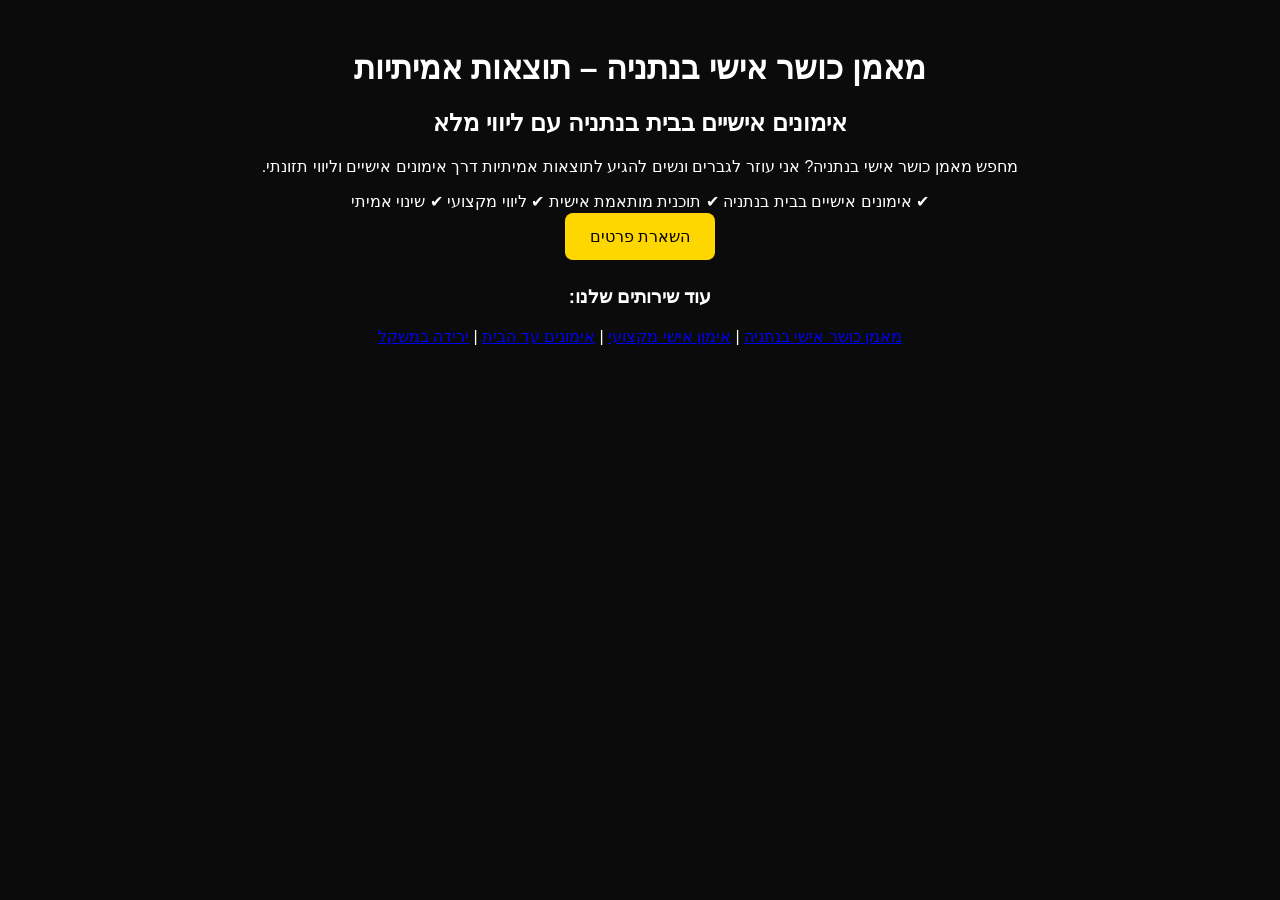
<file: netanya.html>
<!DOCTYPE html>
<html lang="he">
<head>
<meta charset="UTF-8">
<meta name="viewport" content="width=device-width, initial-scale=1.0">

<title>מאמן כושר אישי בנתניה | Body Factory</title>

<meta name="description" content="מאמן כושר אישי בנתניה עם ליווי מלא ותוצאות אמיתיות. אימונים אישיים בבית או בסטודיו.">

</head>

<body style="font-family: Arial; direction: rtl; text-align: center; padding: 20px; background:#0b0b0b; color:white;">

<h1>מאמן כושר אישי בנתניה – תוצאות אמיתיות</h1>

<h2>אימונים אישיים בבית בנתניה עם ליווי מלא</h2>

<p>
מחפש מאמן כושר אישי בנתניה?  
אני עוזר לגברים ונשים להגיע לתוצאות אמיתיות דרך אימונים אישיים וליווי תזונתי.
</p>

<p>
✔ אימונים אישיים בבית בנתניה  
✔ תוכנית מותאמת אישית  
✔ ליווי מקצועי  
✔ שינוי אמיתי
</p>

<a href="index.html#contact" style="background:gold; padding:15px 25px; color:black; text-decoration:none; border-radius:8px;">
השארת פרטים
</a>
<div style="margin-top:40px; text-align:center;">
  <h3>עוד שירותים שלנו:</h3>

  <a href="netanya.html">מאמן כושר אישי בנתניה</a> |
  <a href="personal-training.html">אימון אישי מקצועי</a> |
  <a href="home-training.html">אימונים עד הבית</a> |
  <a href="weight-loss.html">ירידה במשקל</a>
</div>
</body>
</html>
</file>
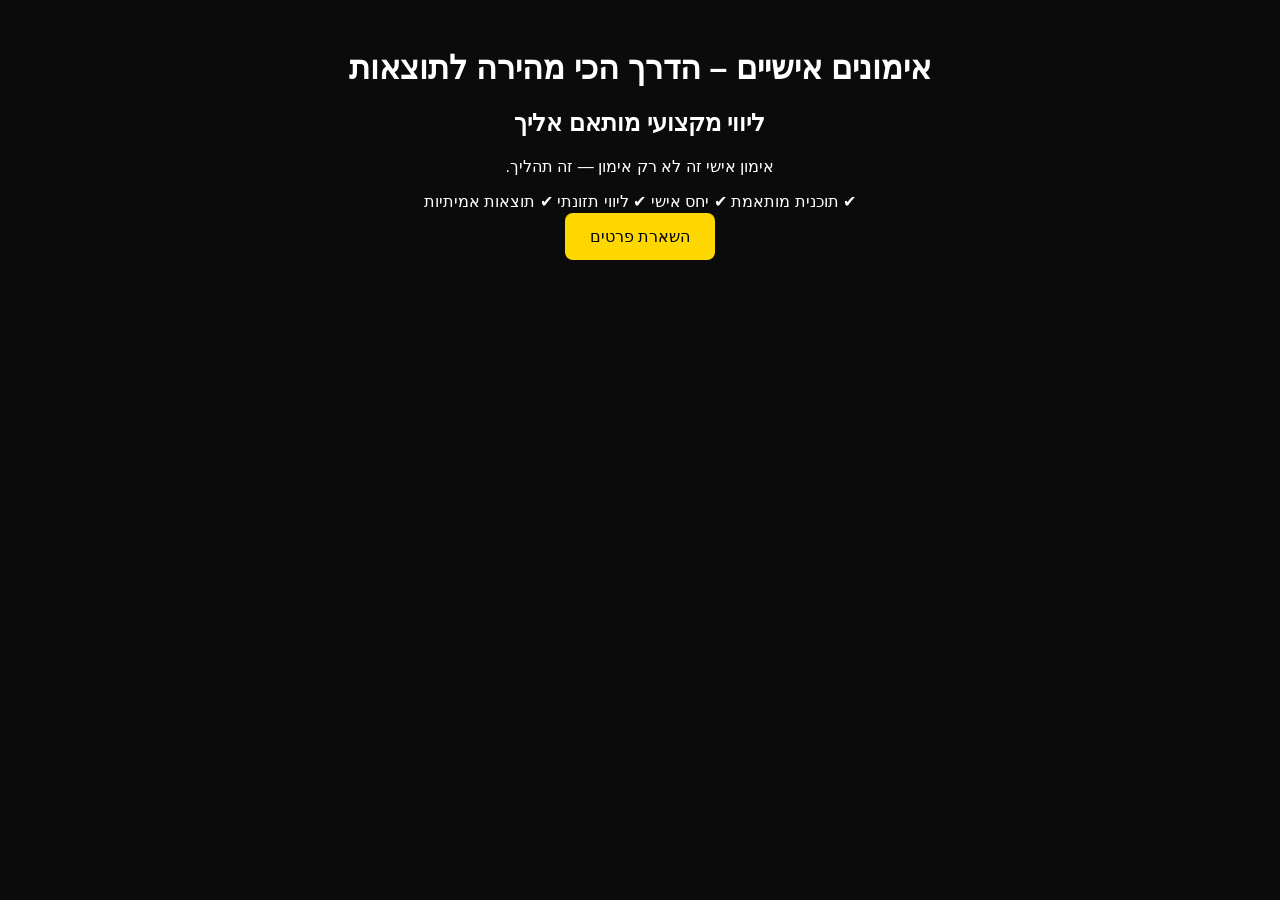
<file: personal-training.html>
<!DOCTYPE html>
<html lang="he">
<head>
<meta charset="UTF-8">
<meta name="viewport" content="width=device-width, initial-scale=1.0">

<title>אימונים אישיים | Body Factory</title>

<meta name="description" content="אימונים אישיים עם מאמן מקצועי. תוצאות אמיתיות וליווי מלא.">

</head>

<body style="font-family: Arial; direction: rtl; text-align: center; padding: 20px; background:#0b0b0b; color:white;">

<h1>אימונים אישיים – הדרך הכי מהירה לתוצאות</h1>

<h2>ליווי מקצועי מותאם אליך</h2>

<p>
אימון אישי זה לא רק אימון — זה תהליך.
</p>

<p>
✔ תוכנית מותאמת  
✔ יחס אישי  
✔ ליווי תזונתי  
✔ תוצאות אמיתיות
</p>

<a href="index.html#contact" style="background:gold; padding:15px 25px; color:black; text-decoration:none; border-radius:8px;">
השארת פרטים
</a>

</body>
</html>
</file>
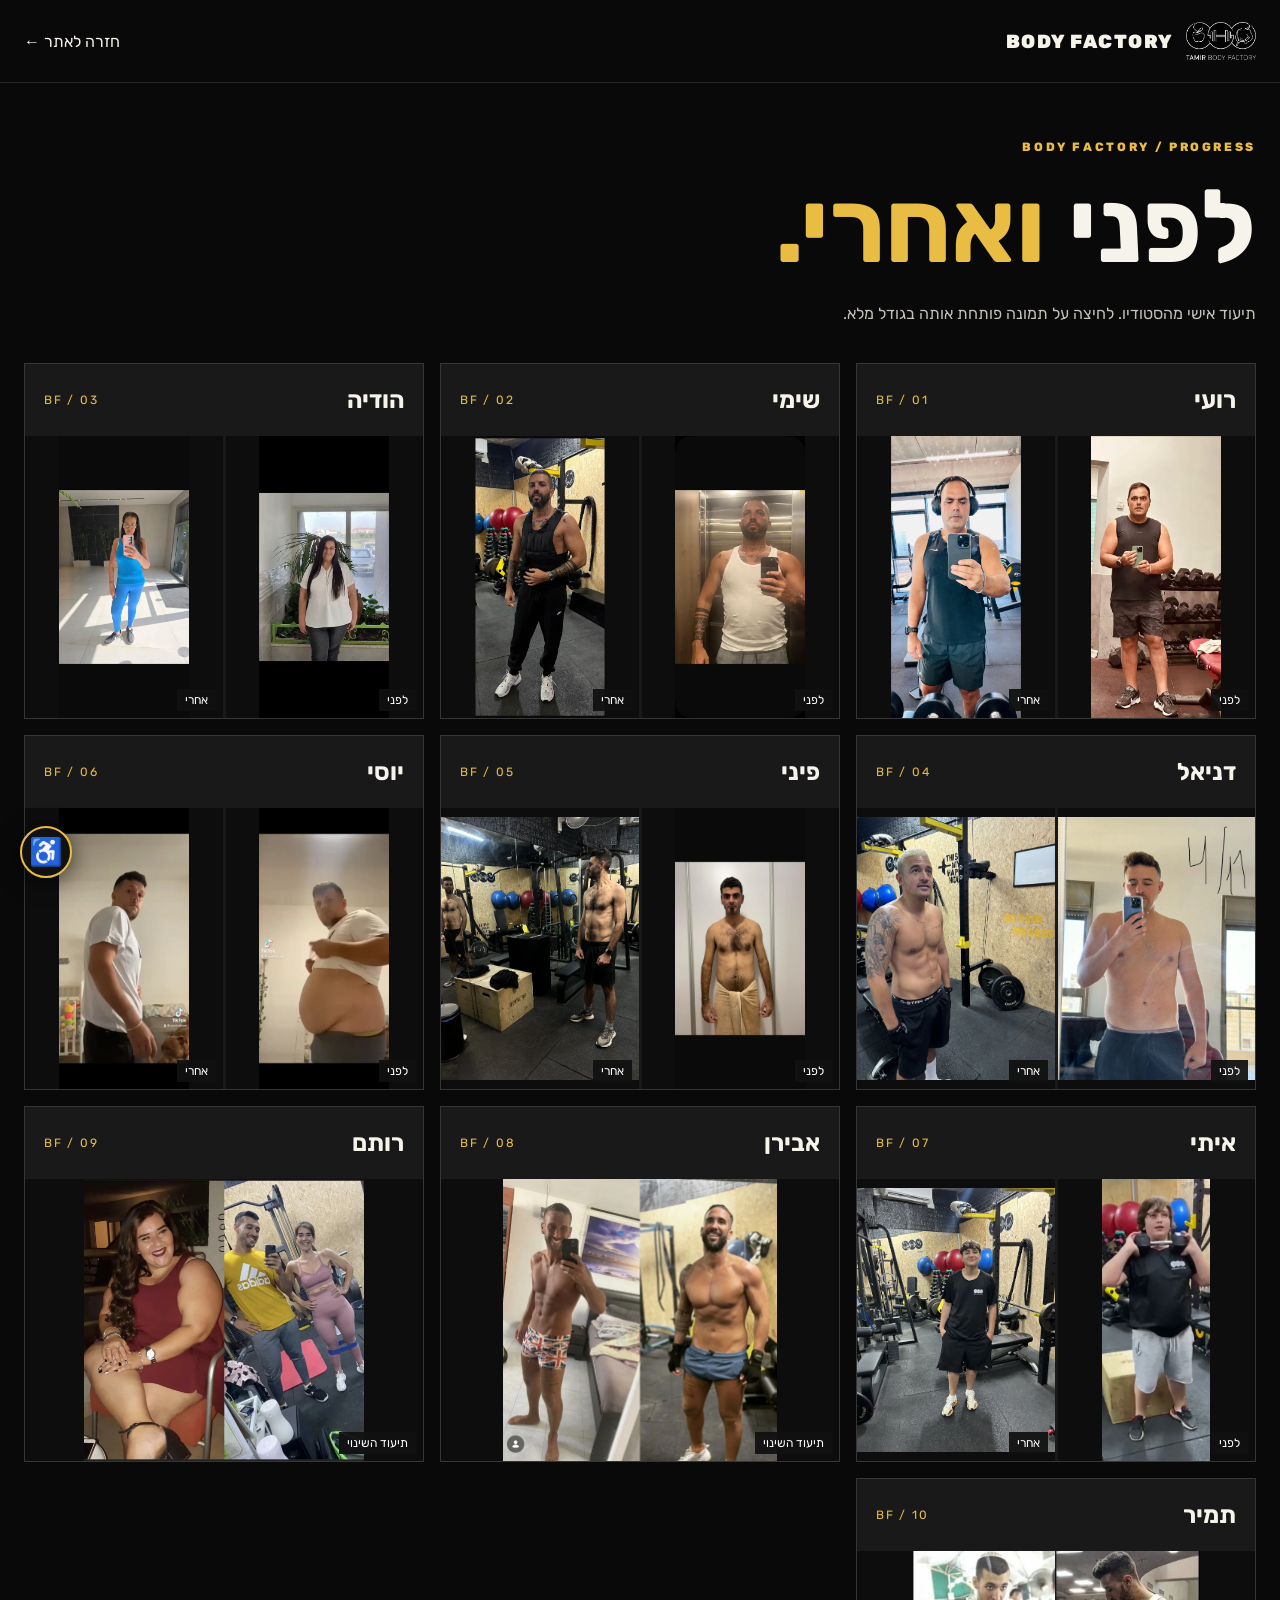
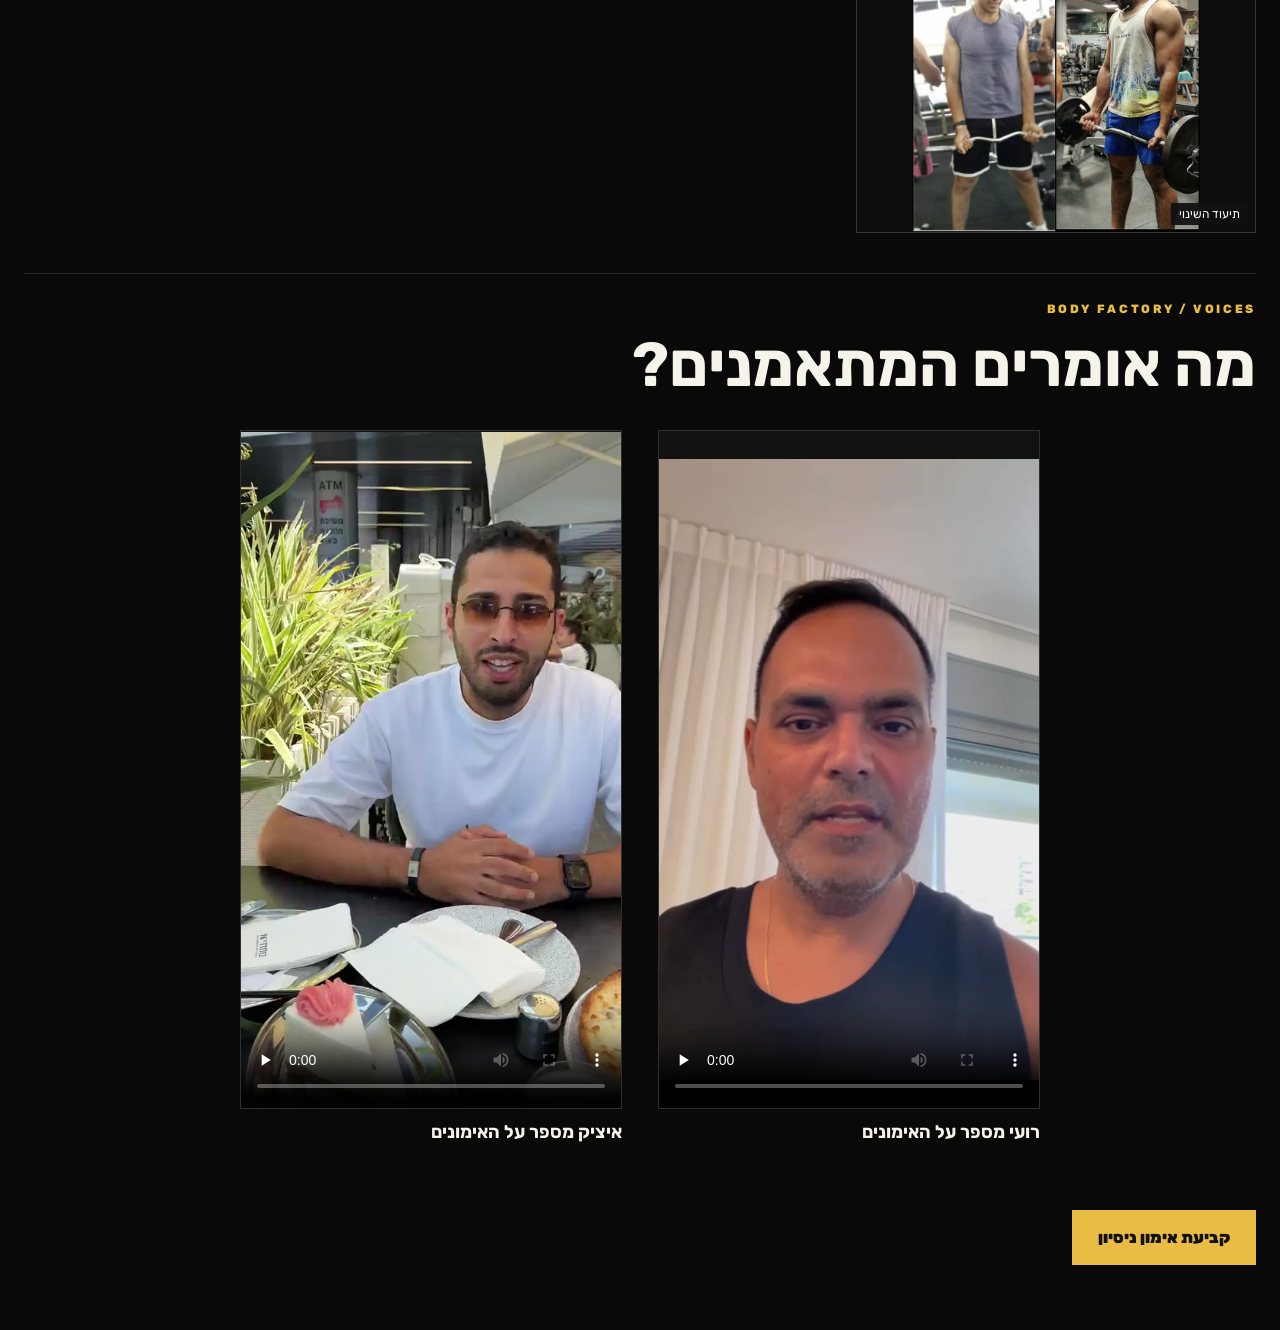
<file: results.html>
<!doctype html><html lang="he" dir="rtl"><head><meta charset="utf-8"><meta name="viewport" content="width=device-width,initial-scale=1"><meta name="description" content="Body Factory - סטודיו בוטיק לאימונים אישיים, זוגיים וקבוצות עד 3 בנתניה. קביעת אימון ניסיון."><title>לפני ואחרי | Body Factory</title><link rel="preconnect" href="https://fonts.googleapis.com"><link href="https://fonts.googleapis.com/css2?family=Rubik:wght@400;500;600;700;800;900&display=swap" rel="stylesheet"><style>
:root{--bg:#090909;--surface:#131313;--gold:#e9bc43;--cream:#f6f3eb;--muted:#a7a59e;--line:#ffffff20}*{box-sizing:border-box}html{scroll-behavior:smooth}body{margin:0;background:var(--bg);color:var(--cream);font-family:Rubik,Arial,sans-serif;overflow-x:hidden}a{color:inherit;text-decoration:none}button{font:inherit}a:focus-visible,button:focus-visible{outline:3px solid var(--gold);outline-offset:4px}.wrap{width:min(1240px,calc(100% - 48px));margin:auto}.eyebrow{font-size:12px;letter-spacing:.22em;color:var(--gold);font-weight:800}.gold{color:var(--gold)}nav{position:fixed;z-index:30;inset:0 0 auto;background:#070707df;border-bottom:1px solid var(--line);backdrop-filter:blur(18px)}nav .wrap{height:82px;display:flex;justify-content:space-between;align-items:center;gap:20px}.brand{display:flex;align-items:center;gap:13px;font-size:19px;letter-spacing:.08em;font-weight:900}.brand img{height:55px;width:70px;object-fit:contain}.nav-links{display:flex;align-items:center;gap:28px;font-size:13px;font-weight:600}.nav-links a:hover{color:var(--gold)}.btn{border:1px solid var(--gold);background:var(--gold);color:#111;display:inline-flex;align-items:center;justify-content:center;padding:17px 25px;font-weight:900;min-height:52px;transition:transform .25s,background .25s;cursor:pointer}.btn:hover{transform:translateY(-3px);background:#ffda75}.btn.secondary{background:transparent;color:var(--cream);border-color:#ffffff60}.hero{position:relative;min-height:100svh;padding:155px 0 85px;display:flex;align-items:center;isolation:isolate;background:radial-gradient(ellipse at 75% 45%,#6c4c153c,transparent 55%),#090909}.hero:before{content:"";position:absolute;inset:0;z-index:-1;opacity:.2;background:linear-gradient(90deg,transparent 96%,#fff2 97%),linear-gradient(transparent 96%,#fff2 97%);background-size:90px 90px}.hero-grid{display:grid;grid-template-columns:1.12fr .88fr;gap:5vw;align-items:center}.hero h1{font-size:clamp(54px,8vw,116px);line-height:1.01;letter-spacing:-.07em;margin:22px 0 25px;font-weight:900}.hero p{font-size:19px;line-height:1.85;max-width:620px;color:#d0cec8}.actions{display:flex;flex-wrap:wrap;gap:12px;margin-top:32px}.hero-visual{height:min(70vh,670px);min-height:420px;position:relative;border:1px solid #e9bc4355;overflow:hidden;background:linear-gradient(145deg,#332712,#151515)}.hero-visual img{width:100%;height:100%;object-fit:cover;object-position:center 22%}.hero-visual:after{content:"BUILT TO LAST";position:absolute;bottom:20px;left:25px;color:var(--gold);letter-spacing:.3em;font-size:11px}.visual-glow{position:absolute;inset:0;pointer-events:none;box-shadow:inset 0 0 100px #0008}.scroll-cue{position:absolute;bottom:22px;right:calc((100% - min(1240px,100% - 48px))/2);font-size:11px;letter-spacing:.2em;color:var(--muted)}.metrics{background:#111;border-block:1px solid var(--line)}.metrics .wrap{display:grid;grid-template-columns:repeat(4,1fr)}.metric{text-align:center;padding:26px 15px;border-left:1px solid var(--line)}.metric strong{display:block;color:var(--gold);font-size:30px}.metric span{font-size:12px;color:var(--muted)}.section{padding:115px 0}.section.dark{background:#111}.section-head{max-width:800px}.section h2{font-size:clamp(39px,5.6vw,73px);line-height:1.07;letter-spacing:-.05em;margin:18px 0 25px}.section p.lead{font-size:18px;line-height:1.9;color:var(--muted);max-width:760px}.cards{display:grid;grid-template-columns:repeat(3,1fr);gap:16px;margin-top:46px}.card{background:linear-gradient(150deg,#222019,#111);border:1px solid var(--line);padding:34px;min-height:300px;display:flex;flex-direction:column;justify-content:space-between;transition:transform .35s,border-color .35s}.card:hover{transform:translateY(-8px);border-color:var(--gold)}.card .num{font-size:12px;letter-spacing:.18em;color:var(--gold)}.card h3{font-size:28px;margin:0 0 12px}.card p{line-height:1.75;color:var(--muted);margin:0}.split{display:grid;grid-template-columns:1fr 1fr;gap:7vw;align-items:center}.portrait{height:600px;overflow:hidden;border:1px solid #e9bc4355;background:linear-gradient(145deg,#3a2b17,#121212)}.portrait img{width:100%;height:100%;object-fit:cover}.features{display:grid;gap:16px;margin-top:30px}.feature{border-bottom:1px solid var(--line);padding-bottom:16px}.feature strong{color:var(--gold);display:block;margin-bottom:6px}.feature span{color:var(--muted);font-size:14px;line-height:1.7}.studio-banner{position:relative;min-height:460px;background:linear-gradient(90deg,#000b,#0004),none center 45%/cover;display:flex;align-items:end;border-block:1px solid var(--line)}.studio-banner .wrap{padding:65px 0}.studio-banner h2{font-size:clamp(36px,5vw,70px);margin:12px 0}.results{display:grid;grid-template-columns:repeat(3,1fr);gap:16px;margin-top:44px}.result{padding:32px;background:#191919;border:1px solid var(--line)}.result .kicker{color:var(--gold);font-size:12px;letter-spacing:.15em}.result h3{font-size:28px}.result p{color:var(--muted);line-height:1.7}.result a{display:inline-block;border-bottom:1px solid var(--gold);padding-bottom:5px;color:var(--gold);font-weight:700;font-size:13px}.trial{padding:120px 0;text-align:center;background:radial-gradient(ellipse at 50% 100%,#8b631e50,transparent 65%),#090909}.trial h2{font-size:clamp(42px,6vw,80px);line-height:1.1;max-width:900px;margin:20px auto 25px}.trial p{font-size:18px;color:#ccc;line-height:1.8}.footer{padding:30px 0;border-top:1px solid var(--line);color:var(--muted);font-size:13px}.footer .wrap{display:flex;justify-content:space-between;gap:16px;flex-wrap:wrap}.reveal{opacity:0;transform:translateY(38px);transition:opacity .85s,transform .85s cubic-bezier(.2,.8,.2,1)}.reveal.visible{opacity:1;transform:none}.hero h1{animation:enter 1s both}.hero p{animation:enter 1s .15s both}.actions{animation:enter 1s .3s both}@keyframes enter{from{opacity:0;transform:translateY(30px)}to{opacity:1;transform:none}}@media(max-width:850px){.nav-links a:not(.btn){display:none}.hero-grid,.split{grid-template-columns:1fr}.hero{padding-top:125px}.hero-visual{height:430px;min-height:0}.cards,.results{grid-template-columns:1fr}.metrics .wrap{grid-template-columns:repeat(2,1fr)}.metric:nth-child(2){border-left:0}.metric:nth-child(-n+2){border-bottom:1px solid var(--line)}.section{padding:75px 0}.portrait{height:450px}.card{min-height:220px}}@media(max-width:480px){.wrap{width:calc(100% - 30px)}nav .wrap{height:70px}.brand{font-size:13px}.brand img{height:44px;width:48px}.nav-links .btn{padding:10px;font-size:11px;min-height:40px}.hero h1{font-size:clamp(47px,13vw,68px)}.hero p{font-size:16px}.actions .btn{width:100%}.hero-visual{height:360px}.section h2{font-size:39px}.studio-banner{min-height:340px}}@media(prefers-reduced-motion:reduce){html{scroll-behavior:auto}*,*:before,*:after{animation:none!important;transition:none!important}.reveal{opacity:1;transform:none}}

section[id],header[id]{scroll-margin-top:85px}.hero-grid{grid-template-columns:1fr 1fr}.hero-visual{border-radius:2px}.hero-visual:after{content:none}.hero-visual img{object-position:center}.photo-label{position:absolute;inset:auto 0 0;padding:40px 22px 20px;background:linear-gradient(transparent,#000d);display:flex;justify-content:space-between;align-items:center;font-size:12px}.photo-label b{direction:ltr;letter-spacing:.18em;color:var(--gold)}.spacegrid{display:grid;grid-template-columns:.8fr 1.2fr;align-items:center;gap:6vw}video{width:100%;background:#141414;display:block}.spacegrid video{max-height:540px}.result{padding:0;overflow:hidden}.result header{display:flex;justify-content:space-between;align-items:center;padding:19px}.result h3{margin:0}.pair,.stories,.form-row{display:grid;grid-template-columns:1fr 1fr;gap:3px}figure{margin:0}.pair figure{position:relative;background:#0d0d0d}.pair img{width:100%;height:clamp(210px,22vw,340px);object-fit:contain;display:block}.pair figcaption{position:absolute;bottom:7px;right:7px;padding:4px 8px;background:#111e;color:white;font-size:12px}.stories{gap:22px;max-width:760px}.stories-title{font-size:32px;margin-top:65px}.stories video{aspect-ratio:9/12;object-fit:contain}.stories figcaption{padding:12px 0}.form{background:#161615;border:1px solid #ffffff30;text-align:right;padding:clamp(20px,4vw,44px);max-width:660px;margin:32px auto}.form h3{font-size:27px;margin:0 0 10px}.form-row{gap:16px}.field{display:grid;gap:7px;margin-bottom:16px}.field label{font-size:14px}.field input,.field textarea{width:100%;min-width:0;color:white;background:#090909;border:1px solid #666;padding:13px;font:inherit;border-radius:3px}.field textarea{min-height:82px}.field :focus{outline:2px solid var(--gold)}#successMsg:not(:empty){margin-top:16px}.alt-contact{color:var(--gold);text-decoration:underline}.portrait img{object-position:50% 32%}.hero h1 span{display:inline-block}.btn:disabled{opacity:.7}.reveal{opacity:1;transform:none}.motion .reveal:not(.visible){opacity:0;transform:translateY(20px)}
@media(max-width:850px){.hero-grid,.spacegrid{grid-template-columns:1fr}.hero-visual{height:clamp(240px,65vw,460px)}.hero{padding-bottom:60px}.pair img{height:clamp(240px,65vw,430px)}.stories{gap:10px}.section{padding:65px 0}.spacegrid{gap:16px}}
@media(max-width:520px){.form-row{grid-template-columns:1fr;gap:0}.trial{padding:72px 0}.hero{padding-top:103px}.hero h1{margin-top:14px}.stories figcaption{font-size:13px}}
</style><link rel="stylesheet" href="motion.css"><link rel="stylesheet" href="accessibility.css"></head><body><nav><div class="wrap"><a class="brand" href="./"><img src="media/logo.webp" alt=""><span>BODY FACTORY</span></a><a href="./">חזרה לאתר ←</a></div></nav><main class="wrap gallery"><div class="eyebrow">BODY FACTORY / PROGRESS</div><h1>לפני <span class="gold">ואחרי.</span></h1><p>תיעוד אישי מהסטודיו. לחיצה על תמונה פותחת אותה בגודל מלא.</p><div class="results"><article class="result"><header><h2>רועי</h2><span class="kicker">BF / 01</span></header><div class="pair "><figure><a href="media/roi-before.webp" aria-label="הגדלת התמונה של רועי – לפני"><img loading="lazy" src="media/roi-before.webp" alt="רועי – לפני"></a><figcaption>לפני</figcaption></figure><figure><a href="media/roi-after.webp" aria-label="הגדלת התמונה של רועי – אחרי"><img loading="lazy" src="media/roi-after.webp" alt="רועי – אחרי"></a><figcaption>אחרי</figcaption></figure></div></article><article class="result"><header><h2>שימי</h2><span class="kicker">BF / 02</span></header><div class="pair "><figure><a href="media/shimi-before.webp" aria-label="הגדלת התמונה של שימי – לפני"><img loading="lazy" src="media/shimi-before.webp" alt="שימי – לפני"></a><figcaption>לפני</figcaption></figure><figure><a href="media/shimi-after.webp" aria-label="הגדלת התמונה של שימי – אחרי"><img loading="lazy" src="media/shimi-after.webp" alt="שימי – אחרי"></a><figcaption>אחרי</figcaption></figure></div></article><article class="result"><header><h2>הודיה</h2><span class="kicker">BF / 03</span></header><div class="pair "><figure><a href="media/hodaya-before.webp" aria-label="הגדלת התמונה של הודיה – לפני"><img loading="lazy" src="media/hodaya-before.webp" alt="הודיה – לפני"></a><figcaption>לפני</figcaption></figure><figure><a href="media/hodaya-after.webp" aria-label="הגדלת התמונה של הודיה – אחרי"><img loading="lazy" src="media/hodaya-after.webp" alt="הודיה – אחרי"></a><figcaption>אחרי</figcaption></figure></div></article><article class="result"><header><h2>דניאל</h2><span class="kicker">BF / 04</span></header><div class="pair "><figure><a href="media/daniel-before.webp" aria-label="הגדלת התמונה של דניאל – לפני"><img loading="lazy" src="media/daniel-before.webp" alt="דניאל – לפני"></a><figcaption>לפני</figcaption></figure><figure><a href="media/daniel-after.webp" aria-label="הגדלת התמונה של דניאל – אחרי"><img loading="lazy" src="media/daniel-after.webp" alt="דניאל – אחרי"></a><figcaption>אחרי</figcaption></figure></div></article><article class="result"><header><h2>פיני</h2><span class="kicker">BF / 05</span></header><div class="pair "><figure><a href="media/pini-before.webp" aria-label="הגדלת התמונה של פיני – לפני"><img loading="lazy" src="media/pini-before.webp" alt="פיני – לפני"></a><figcaption>לפני</figcaption></figure><figure><a href="media/pini-after.webp" aria-label="הגדלת התמונה של פיני – אחרי"><img loading="lazy" src="media/pini-after.webp" alt="פיני – אחרי"></a><figcaption>אחרי</figcaption></figure></div></article><article class="result"><header><h2>יוסי</h2><span class="kicker">BF / 06</span></header><div class="pair "><figure><a href="media/yossi-one.webp" aria-label="הגדלת התמונה של יוסי – לפני"><img loading="lazy" src="media/yossi-one.webp" alt="יוסי – לפני"></a><figcaption>לפני</figcaption></figure><figure><a href="media/yossi-after.webp" aria-label="הגדלת התמונה של יוסי – אחרי"><img loading="lazy" src="media/yossi-after.webp" alt="יוסי – אחרי"></a><figcaption>אחרי</figcaption></figure></div></article><article class="result"><header><h2>איתי</h2><span class="kicker">BF / 07</span></header><div class="pair "><figure><a href="media/itay-before.webp" aria-label="הגדלת התמונה של איתי – לפני"><img loading="lazy" src="media/itay-before.webp" alt="איתי – לפני"></a><figcaption>לפני</figcaption></figure><figure><a href="media/itay-two.webp" aria-label="הגדלת התמונה של איתי – אחרי"><img loading="lazy" src="media/itay-two.webp" alt="איתי – אחרי"></a><figcaption>אחרי</figcaption></figure></div></article><article class="result"><header><h2>אבירן</h2><span class="kicker">BF / 08</span></header><div class="pair single"><figure><a href="media/aviran.webp" aria-label="הגדלת התמונה של אבירן – תיעוד השינוי"><img loading="lazy" src="media/aviran.webp" alt="אבירן – תיעוד השינוי"></a><figcaption>תיעוד השינוי</figcaption></figure></div></article><article class="result"><header><h2>רותם</h2><span class="kicker">BF / 09</span></header><div class="pair single"><figure><a href="media/rotem.webp" aria-label="הגדלת התמונה של רותם – תיעוד השינוי"><img loading="lazy" src="media/rotem.webp" alt="רותם – תיעוד השינוי"></a><figcaption>תיעוד השינוי</figcaption></figure></div></article><article class="result"><header><h2>תמיר</h2><span class="kicker">BF / 10</span></header><div class="pair single"><figure><a href="media/tamir-change.webp" aria-label="הגדלת התמונה של תמיר – תיעוד השינוי"><img loading="lazy" src="media/tamir-change.webp" alt="תמיר – תיעוד השינוי"></a><figcaption>תיעוד השינוי</figcaption></figure></div></article></div><section class="films" id="reviews"><div class="eyebrow">BODY FACTORY / VOICES</div><h2>מה אומרים המתאמנים?</h2><div class="film-grid"><figure><video controls playsinline preload="none" poster="media/roi-testimonial.jpg" aria-label="רועי מספר על האימונים" src="media/roi-testimonial.mp4"></video><figcaption>רועי מספר על האימונים</figcaption></figure><figure><video controls playsinline preload="none" poster="media/itzik-testimonial.jpg" aria-label="איציק מספר על האימונים" src="media/itzik-testimonial.mp4"></video><figcaption>איציק מספר על האימונים</figcaption></figure></div></section><a class="btn" href="./#leadForm">קביעת אימון ניסיון</a></main><script src="accessibility.js"></script></body></html>
</file>
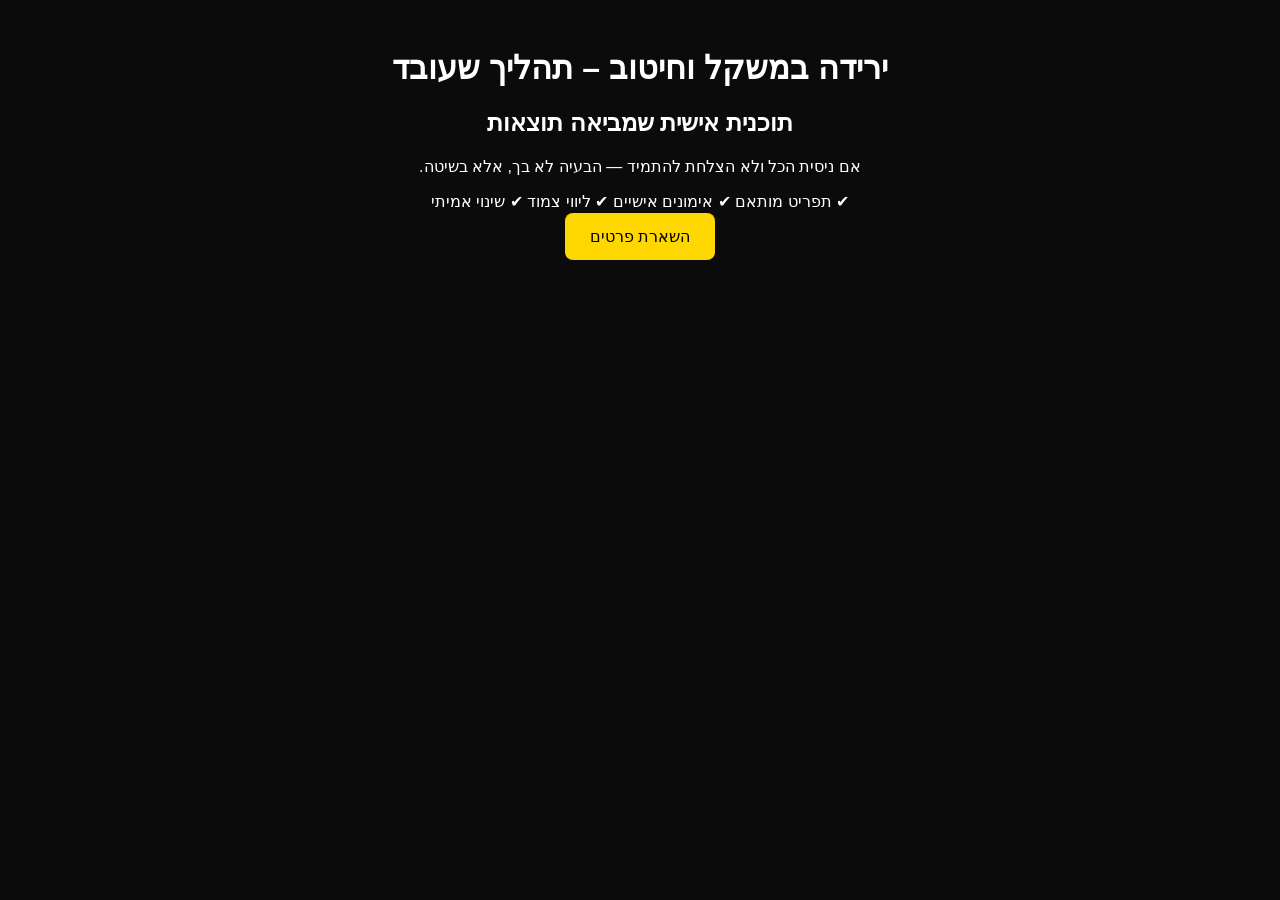
<file: weight-loss.html>
<!DOCTYPE html>
<html lang="he">
<head>
<meta charset="UTF-8">
<meta name="viewport" content="width=device-width, initial-scale=1.0">

<title>ירידה במשקל וחיטוב | Body Factory</title>

<meta name="description" content="תוכנית ירידה במשקל עם ליווי אישי. חיטוב, תזונה ואימונים מותאמים.">

</head>

<body style="font-family: Arial; direction: rtl; text-align: center; padding: 20px; background:#0b0b0b; color:white;">

<h1>ירידה במשקל וחיטוב – תהליך שעובד</h1>

<h2>תוכנית אישית שמביאה תוצאות</h2>

<p>
אם ניסית הכל ולא הצלחת להתמיד — הבעיה לא בך, אלא בשיטה.
</p>

<p>
✔ תפריט מותאם  
✔ אימונים אישיים  
✔ ליווי צמוד  
✔ שינוי אמיתי
</p>

<a href="index.html#contact" style="background:gold; padding:15px 25px; color:black; text-decoration:none; border-radius:8px;">
השארת פרטים
</a>

</body>
</html>
</file>
<file: motion.css>
.hero{overflow:hidden;background:radial-gradient(ellipse at 24% 48%,#45382566,transparent 45%),#090909}.hero-grid{grid-template-columns:1.1fr .9fr}.hero h1{animation:none;font-size:clamp(58px,7.2vw,108px);letter-spacing:-.065em}.mask{display:block!important;overflow:hidden;padding-bottom:.08em}.mask b{display:block;animation:stamp .95s cubic-bezier(.16,1,.3,1) both}.mask:nth-child(2) b{animation-delay:.22s}.press{width:100%;max-width:560px;justify-self:center;filter:drop-shadow(0 28px 24px #0009);transform:translateY(var(--lift,0px))}.press svg{display:block;width:100%;animation:loadplate 1.4s cubic-bezier(.16,1,.3,1) both}.disc{transform-origin:200px 200px;animation:spin 30s linear infinite}.tempo{background:#ecc352;color:#171410;direction:ltr;overflow:hidden;padding:.55em 0;font-weight:900;letter-spacing:.14em;font-size:clamp(13px,1.4vw,20px)}.tempo div{width:max-content;transform:translateX(calc(-190px + var(--slide,0px)))}nav:after{content:'';position:absolute;bottom:-1px;right:0;width:100%;height:2px;transform-origin:right;background:var(--gold);transform:scaleX(var(--read,0))}.motion .section h2.visible{animation:stamp .8s cubic-bezier(.2,.75,.2,1) both}@keyframes spin{to{transform:rotate(360deg)}}@keyframes stamp{from{transform:translateY(110%) skewY(4deg)}to{transform:none}}@keyframes loadplate{from{opacity:0;transform:translateX(-12%) rotate(-45deg) scale(.82)}to{opacity:1;transform:none}}
@media(max-width:850px){.hero{padding:105px 0 38px}.hero-grid{grid-template-columns:1fr;gap:8px}.hero-grid>.press{grid-row:1;width:min(54vw,240px)}.hero h1{font-size:clamp(47px,9vw,75px);margin:12px 0}.hero p{margin:12px 0}.hero .actions{margin-top:18px}.hero .scroll-cue{display:none}.hero{min-height:auto}.hero .eyebrow{letter-spacing:.14em}.hero-visual{display:none}}
@media(prefers-reduced-motion:reduce){.press,.tempo div{transform:none}.disc,.mask b,.press svg{animation:none}}
.gallery-link{background:#151411;border-block:1px solid var(--line);padding:65px 0}.gallery-link h2{font-size:clamp(32px,5vw,60px);margin:16px 0 24px}.gallery{padding-block:140px 65px}.gallery h1{font-size:clamp(58px,8vw,110px);margin:12px 0}.gallery p{color:#c2c0b7}.gallery .results{margin:40px 0}.gallery .pair.single{grid-template-columns:1fr}.gallery .pair a{display:block;border:0;padding:0;width:100%}.gallery h2{margin:0}.gallery .pair figcaption{pointer-events:none}.gallery .result header{min-height:72px}
@media(max-width:850px){.nav-links a[href="results.html"]{display:inline-flex!important;font-size:12px;white-space:nowrap}.nav-links{gap:9px}nav .wrap{gap:8px}.gallery{padding-top:106px}}@media(max-width:400px){nav .brand span{display:none}}
.film-grid{display:grid;grid-template-columns:repeat(2,minmax(0,1fr));gap:clamp(16px,3vw,36px);max-width:800px;margin:28px auto 0}.film-grid video{display:block;width:100%;aspect-ratio:9/16;object-fit:contain;background:#111;border:1px solid var(--line)}.film-grid figcaption{padding:12px 0;font-size:18px;font-weight:700}.gallery .films{padding:28px 0 55px;border-top:1px solid var(--line)}.gallery .films h2{font-size:clamp(34px,5vw,62px);margin-top:12px}.gallery-link .btn{margin:4px 0 4px 6px}@media(max-width:600px){.film-grid{grid-template-columns:minmax(0,1fr);max-width:360px;gap:24px}}

#studio-films .film-grid{grid-template-columns:minmax(0,1fr);max-width:380px}

/* Floating social links, visible while scrolling */
.bf-social-float{position:fixed;left:18px;bottom:22px;z-index:999;display:flex;flex-direction:column;gap:11px;direction:ltr}
.bf-social{display:grid;place-items:center;width:53px;height:53px;border-radius:50%;color:white!important;border:1px solid #ffffff35;box-shadow:0 6px 25px #0008;text-decoration:none;transition:transform .2s ease,box-shadow .2s ease}
.bf-social:hover,.bf-social:focus-visible{transform:translateY(-3px) scale(1.05);box-shadow:0 9px 26px #000a;outline:2px solid #e9bc43;outline-offset:3px}
.bf-social svg{width:26px;height:26px}
.bf-social-wa{background:#1caa60}
.bf-social-ig{background:linear-gradient(35deg,#f7b043,#df267a 48%,#6633c5)}
@media(max-width:600px){.bf-social-float{left:12px;bottom:calc(14px + env(safe-area-inset-bottom));gap:9px}.bf-social{width:47px;height:47px}.bf-social svg{width:24px;height:24px}}
@media(prefers-reduced-motion:reduce){.bf-social{transition:none}}

/* Premium interface refinement — inspired by contemporary design systems */
:root{--bf-ease:cubic-bezier(.22,1,.36,1)}
body{background:#090909}
nav{backdrop-filter:blur(18px);-webkit-backdrop-filter:blur(18px);background:rgba(10,10,10,.83)!important}
.hero{position:relative;isolation:isolate}
.hero:before{content:"";position:absolute;inset:0;pointer-events:none;z-index:-1;background:radial-gradient(ellipse at 78% 18%,rgba(234,185,75,.11),transparent 40%);opacity:.9}
.hero .eyebrow,.section .eyebrow{letter-spacing:.19em}
.hero h1{line-height:1.06;text-wrap:balance}
.hero p{max-width:570px;line-height:1.85}
.section h2,.gallery-link h2,.trial h2{text-wrap:balance;letter-spacing:-.035em}
.section .lead{line-height:1.9}
.card{position:relative;overflow:hidden;border:1px solid rgba(233,188,67,.16);background:linear-gradient(140deg,#1d1b18,#111110 75%);transition:transform .45s var(--bf-ease),border-color .35s ease,box-shadow .45s ease}
.card:before{content:"";position:absolute;inset:0;background:radial-gradient(circle at 20% 0%,rgba(233,188,67,.11),transparent 55%);opacity:0;transition:opacity .4s}
.card:hover{transform:translateY(-7px);border-color:rgba(233,188,67,.46);box-shadow:0 24px 55px rgba(0,0,0,.27)}
.card:hover:before{opacity:1}
.card>*{position:relative}
.btn{transition:transform .25s var(--bf-ease),background-color .25s,box-shadow .25s,border-color .25s}
.btn:hover{transform:translateY(-2px);box-shadow:0 10px 28px rgba(233,188,67,.13)}
.btn:focus-visible,a:focus-visible{outline:2px solid #f2ca69;outline-offset:4px}
.portrait img{transition:transform .8s var(--bf-ease)}
.portrait:hover img{transform:scale(1.035)}
.gallery-link{background:linear-gradient(115deg,#1d1a14,#0b0b0b 75%);border-block:1px solid rgba(233,188,67,.2)}
.trial{background:radial-gradient(ellipse at 50% 0%,rgba(233,188,67,.11),transparent 55%),#090909}
.form{border:1px solid rgba(233,188,67,.23);box-shadow:0 30px 70px #0005}
.field input,.field textarea{transition:border-color .2s,box-shadow .2s}
.field input:focus,.field textarea:focus{border-color:#e9bc43;box-shadow:0 0 0 3px rgba(233,188,67,.11)}
@media(max-width:850px){.card:hover{transform:none}.hero h1{letter-spacing:-.045em}.section h2{line-height:1.15}}
@media(prefers-reduced-motion:reduce){.card,.btn,.portrait img{transition:none!important}.card:hover,.btn:hover,.portrait:hover img{transform:none}}

/* ===== Apple-design pass (Nov 2026) ===== */

/* Response: feedback on press, instantly. */
.btn:active{transform:scale(.97);transition-duration:.1s}
.bf-social:active{transform:scale(.94);transition-duration:.1s}
.btn.secondary:hover{background:rgba(255,255,255,.06);border-color:var(--gold);color:var(--cream)}

/* Hover lifts only where a real pointer can hover; on touch they used to stick after a tap. */
@media (hover:none){
  .btn:hover,.card:hover,.bf-social:hover{transform:none;box-shadow:none}
  .btn:not(.secondary):hover{background:var(--gold)}
  .card:hover{border-color:rgba(233,188,67,.16)}
  .card:hover:before{opacity:0}
  .portrait:hover img{transform:none}
}

/* Calm hero: the plate lands once, no endless spin competing with the headline. */
.disc{animation:none}

/* Typography: comfortable Hebrew reading rhythm, consistent tracking down the scale. */
.hero p{line-height:1.65}
.section .lead,.section p.lead{line-height:1.7}
.trial p{line-height:1.65}
.card h3,.result h3,.proof-card h3{letter-spacing:-.015em;line-height:1.2}

/* Tap targets ≥44px. */
.nav-links a:not(.btn){padding-block:15px}
@media(max-width:850px){.nav-links a[href="results.html"]{min-height:44px;align-items:center;padding-block:0}}
/* Sticky :hover after a tap turned the nav CTA gold-on-gold (text vanished). */
.nav-links a.btn,.nav-links a.btn:hover{color:#111}
.alt-contact{text-decoration:none;min-height:48px;margin-top:6px}
.footer-link{color:var(--gold);display:inline-block;padding:12px 0;margin:-12px 0}

/* Lead form: CTAs land on the form itself, clear of the fixed nav. */
#leadForm{scroll-margin-top:96px}
.optional{color:var(--muted);font-size:12px;font-weight:400}

/* Proof on the homepage: three real results, no extra click. */
.gallery-link h2{margin-bottom:28px}
.proof-strip{display:grid;grid-template-columns:repeat(3,minmax(0,1fr));gap:16px}
.proof-card{background:#111;border:1px solid rgba(233,188,67,.16)}
.proof-pair{display:grid;grid-template-columns:1fr 1fr;gap:2px}
.proof-pair figure{position:relative;background:#0d0d0d}
.proof-pair img{display:block;width:100%;height:auto;aspect-ratio:439/950;object-fit:cover}
.proof-pair figcaption{position:absolute;bottom:8px;right:8px;padding:3px 8px;background:rgba(10,10,10,.82);font-size:12px}
.proof-card h3{margin:0;padding:14px 16px;font-size:20px}
.proof-actions{display:flex;flex-wrap:wrap;gap:12px;margin-top:24px}
.proof-actions .btn{margin:0}
@media(max-width:850px){
  /* Swipeable strip on phones, with the next card peeking in as a hint. */
  .proof-strip{grid-template-columns:none;grid-auto-flow:column;grid-auto-columns:78%;overflow-x:auto;scroll-snap-type:x mandatory;overscroll-behavior-x:contain;scrollbar-width:none;margin-inline:-15px;padding-inline:15px;scroll-padding-inline:15px}
  .proof-strip::-webkit-scrollbar{display:none}
  .proof-card{scroll-snap-align:start}
  .proof-actions .btn{flex:1 1 100%}
  /* Logo already lives in the nav; on phones the headline and CTA come first. */
  .hero-grid>.press{display:none}
}

/* Floating WhatsApp steps aside over the form (which has its own WhatsApp button). */
.bf-social-float{transition:opacity .25s ease,transform .3s var(--bf-ease)}
.bf-social-float.is-tucked{opacity:0;transform:translateY(16px);pointer-events:none}

/* Accessibility: solid chrome when the user asks for less transparency. */
@media(prefers-reduced-transparency:reduce){nav{background:#0a0a0a!important;backdrop-filter:none;-webkit-backdrop-filter:none}}
@media(prefers-reduced-motion:reduce){.bf-social-float{transition:opacity .2s}.bf-social-float.is-tucked{transform:none}.btn:active,.bf-social:active{transform:none}}
</file>
<file: accessibility.css>
.access-trigger{position:fixed;bottom:22px;left:20px;z-index:1000;width:52px;height:52px;border-radius:50%;border:2px solid #e9bc43;background:#111;color:#e9bc43;font-size:27px;cursor:pointer;box-shadow:0 4px 22px #0009}.access-panel{position:fixed;bottom:85px;left:20px;z-index:1001;width:min(320px,calc(100vw - 40px));padding:20px;background:#171717;color:#fff;border:1px solid #e9bc43;border-radius:12px;box-shadow:0 10px 35px #000b;font-family:Rubik,Arial,sans-serif}.access-panel[hidden]{display:none}.access-panel h2{font-size:21px;margin:0 0 12px}.access-panel button{display:block;width:100%;padding:11px;margin:7px 0;background:#292929;color:white;border:1px solid #777;border-radius:6px;text-align:right;cursor:pointer}.access-panel button:hover,.access-panel button:focus-visible,.access-trigger:focus-visible{outline:3px solid #e9bc43;outline-offset:2px}.access-panel .access-close{width:auto;margin-right:auto}.access-panel a{color:#f5d273;text-decoration:underline}.access-large{font-size:120%!important}.access-large .access-panel{font-size:16px}.access-contrast{--bg:#000!important;--surface:#000!important;--muted:#fff!important;--cream:#fff!important;--line:#fff!important}.access-contrast body,.access-contrast section,.access-contrast .section,.access-contrast .card,.access-contrast .result,.access-contrast .form{background:#000!important;color:#fff!important}.access-contrast p,.access-contrast span{color:#fff!important}.access-links a:not(.btn){text-decoration:underline!important;text-underline-offset:3px!important}.access-no-motion,.access-no-motion *,.access-no-motion *:before,.access-no-motion *:after{scroll-behavior:auto!important;animation:none!important;transition:none!important}.access-no-motion .reveal{opacity:1!important;transform:none!important}.access-no-motion .mask b{transform:none!important}a:focus-visible,button:focus-visible,input:focus-visible,textarea:focus-visible{outline:3px solid #e9bc43!important;outline-offset:3px}.skip-link{position:fixed;top:-80px;right:12px;z-index:2000;padding:12px 18px;background:#e9bc43;color:#000}.skip-link:focus{top:12px}
</file>
